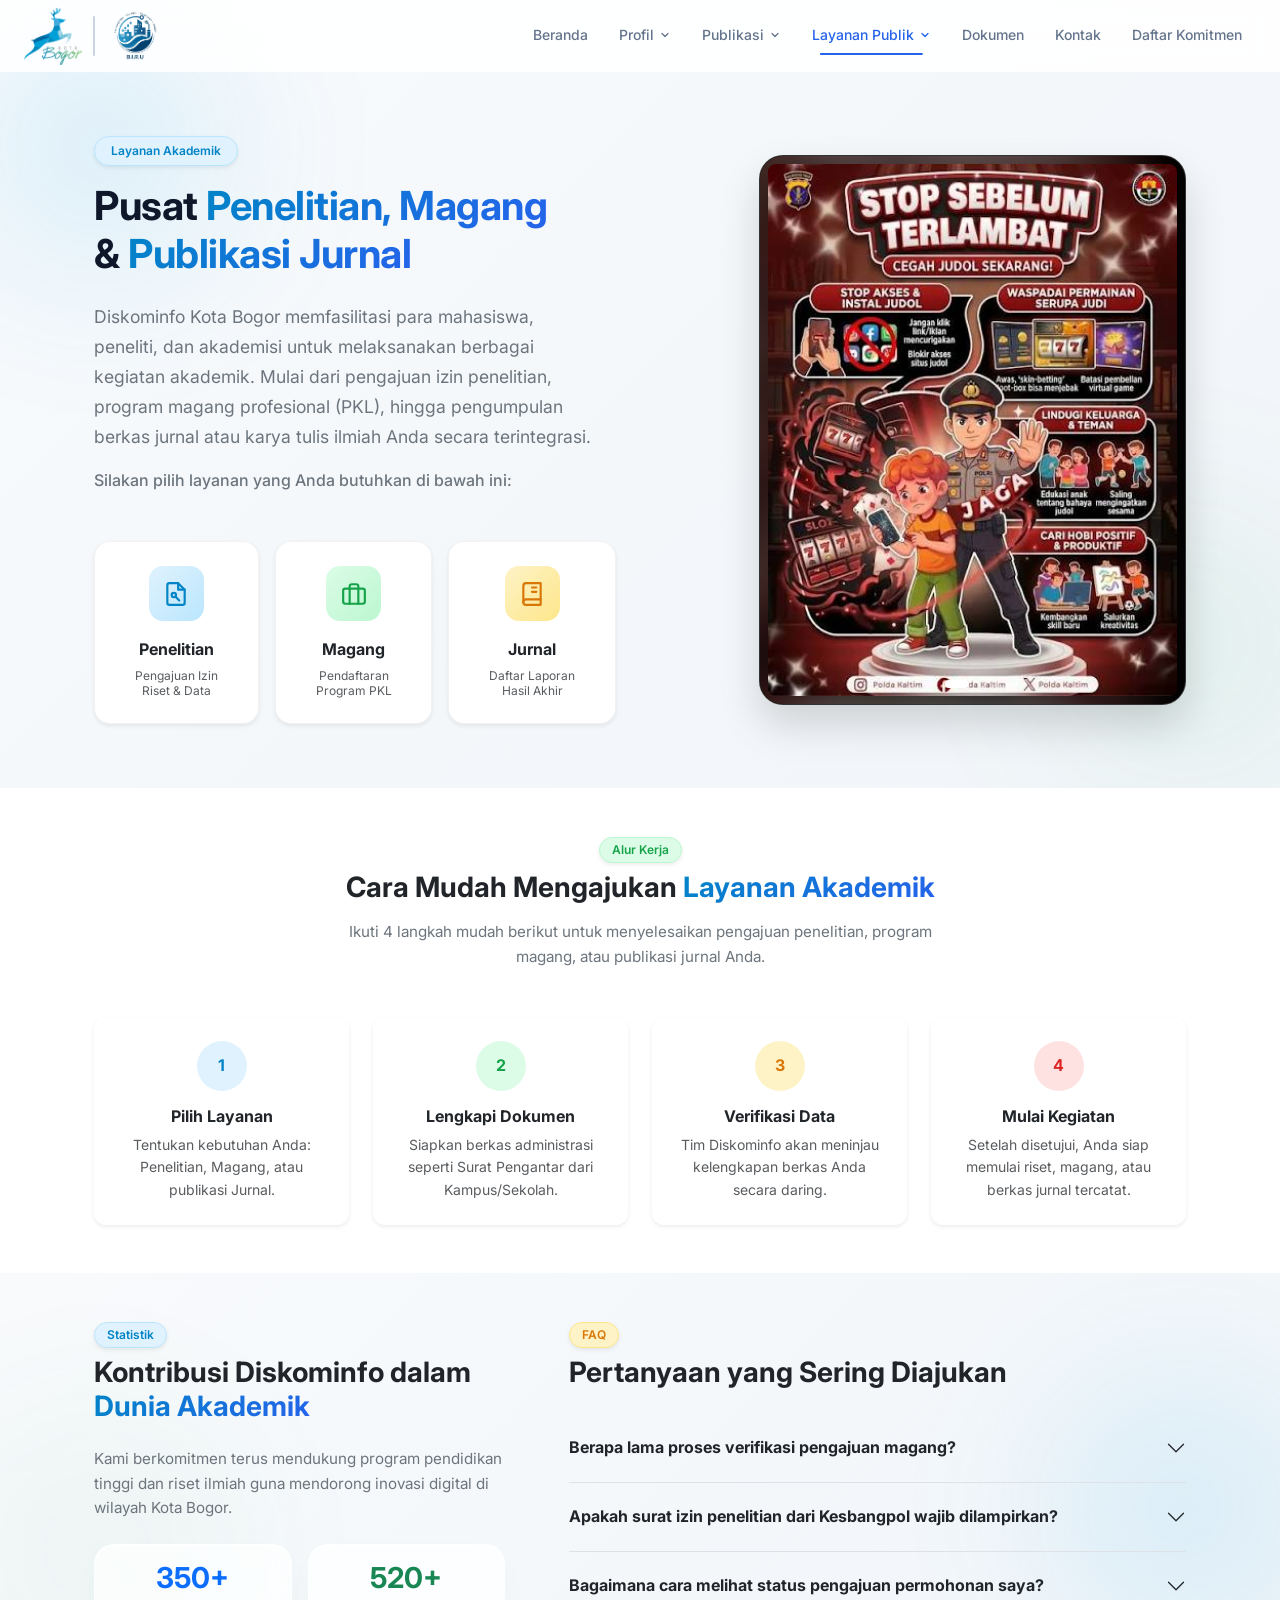
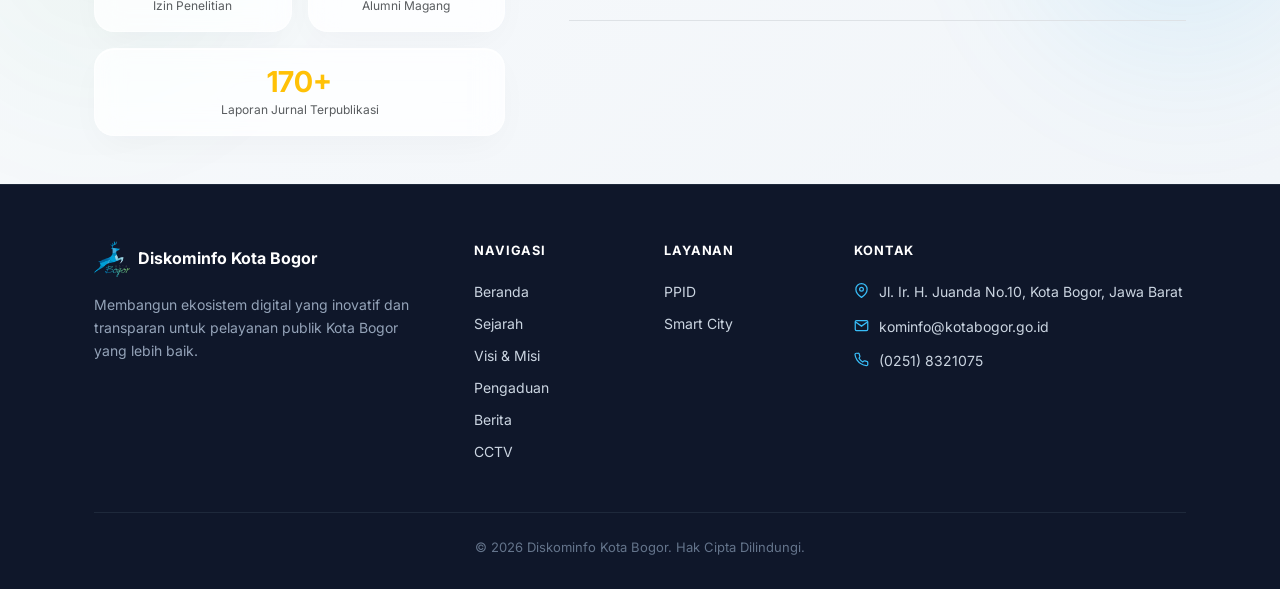
<file: index.html>
<!DOCTYPE html>
<html lang="id">
<head>
  <meta charset="UTF-8">
  <meta http-equiv="refresh" content="0; url=penelitian.html">
  <title>Redirecting...</title>
  <script>
    window.location.href = "penelitian.html";
  </script>
</head>
<body>
  <p>Mengarahkan ke halaman Beranda Penelitian... <a href="penelitian.html">Klik di sini jika tidak terarah otomatis</a>.</p>
</body>
</html>
</file>
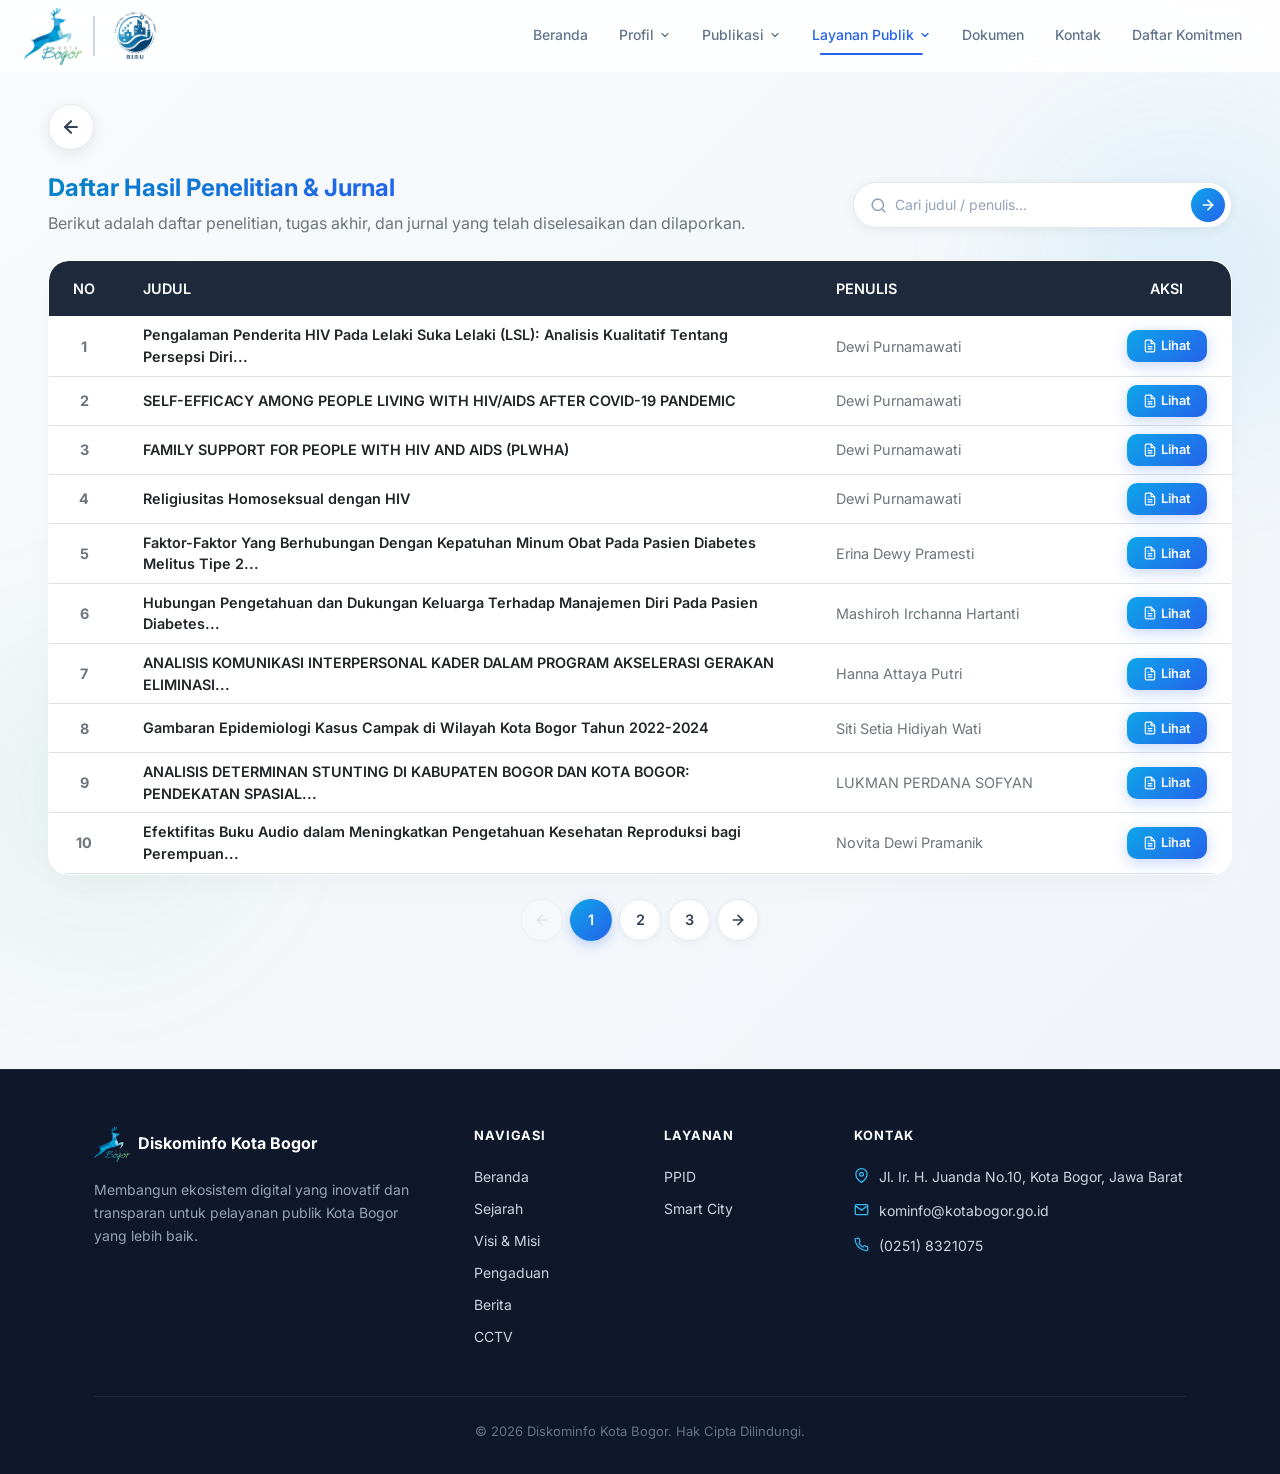
<file: daftar-jurnal.html>
<!DOCTYPE html>
<html lang="id">
<head>
  <meta charset="UTF-8">
  <meta name="viewport" content="width=device-width, initial-scale=1.0">
  <title>Daftar Jurnal & Penelitian — Diskominfo Kota Bogor</title>
  <meta name="description" content="Dinas Komunikasi dan Informatika Kota Bogor — Portal layanan digital, informasi publik, dan pengaduan masyarakat.">

  <link rel="preconnect" href="https://fonts.googleapis.com">
  <link rel="preconnect" href="https://fonts.gstatic.com" crossorigin>
  <link href="https://cdn.jsdelivr.net/npm/bootstrap@5.3.2/dist/css/bootstrap.min.css" rel="stylesheet">
  <link href="https://unpkg.com/aos@2.3.1/dist/aos.css" rel="stylesheet">
  <link rel="stylesheet" href="https://cdn.jsdelivr.net/npm/swiper@10/swiper-bundle.min.css" />
  <link rel="stylesheet" href="assets/css/app.css">
  
  <style>
    #journalsTable thead th {
      background-color: #1e293b !important;
      color: #ffffff !important;
      font-weight: 600;
      border: none;
    }
    /* Custom Pagination Styling */
    .pagination {
      gap: 8px;
    }
    .pagination .page-item .page-link {
      width: 42px;
      height: 42px;
      display: inline-flex;
      align-items: center;
      justify-content: center;
      border-radius: 50% !important;
      border: 1px solid var(--border) !important;
      color: var(--slate-700) !important;
      font-weight: 600;
      font-size: 0.9rem;
      transition: all 0.25s cubic-bezier(0.4, 0, 0.2, 1);
      box-shadow: 0 2px 8px rgba(15, 23, 42, 0.04) !important;
      background-color: var(--white) !important;
    }
    .pagination .page-item.active .page-link {
      background: linear-gradient(135deg, #0ea5e9 0%, #2563eb 100%) !important;
      color: var(--white) !important;
      border-color: transparent !important;
      box-shadow: 0 4px 12px rgba(37, 99, 235, 0.25) !important;
    }
    .pagination .page-item:not(.active):not(.disabled) .page-link:hover {
      background-color: var(--slate-100) !important;
      color: #0ea5e9 !important;
      transform: translateY(-2px);
      border-color: #bae6fd !important;
      box-shadow: 0 6px 12px rgba(14, 165, 233, 0.15) !important;
    }
    .pagination .page-item.disabled .page-link {
      opacity: 0.5;
      background-color: #f8fafc !important;
      color: var(--slate-300) !important;
      cursor: not-allowed;
      border-color: var(--border) !important;
    }
    /* Unified Search Bar */
    .search-bar-unified {
      display: flex;
      align-items: center;
      background: #ffffff;
      border: 1.5px solid #e2e8f0;
      border-radius: 999px;
      padding: 0.3rem 0.4rem 0.3rem 1rem;
      gap: 0.5rem;
      box-shadow: 0 2px 12px rgba(15, 23, 42, 0.06);
      transition: border-color 0.2s ease, box-shadow 0.2s ease;
    }
    .search-bar-unified:focus-within {
      border-color: #0ea5e9;
      box-shadow: 0 0 0 3px rgba(14, 165, 233, 0.12);
    }
    .search-bar-icon {
      color: #94a3b8;
      flex-shrink: 0;
    }
    .search-bar-unified input {
      border: none;
      outline: none;
      background: transparent;
      font-size: 0.875rem;
      color: #0f172a;
      width: 100%;
      padding: 0.25rem 0;
    }
    .search-bar-unified input::placeholder { color: #94a3b8; }
    .search-bar-unified button {
      flex-shrink: 0;
      width: 34px;
      height: 34px;
      border-radius: 50%;
      border: none;
      background: linear-gradient(135deg, #0ea5e9 0%, #2563eb 100%);
      color: #ffffff;
      display: flex;
      align-items: center;
      justify-content: center;
      cursor: pointer;
      transition: transform 0.2s ease, box-shadow 0.2s ease;
    }
    .search-bar-unified button:hover {
      transform: scale(1.08);
      box-shadow: 0 4px 12px rgba(37, 99, 235, 0.3);
    }
  </style>
</head>
<body>

<!-- ═══════════ NAVBAR ═══════════ -->
<header class="site-nav" id="siteNav"></header>

<!-- ═══════════ KONTEN UTAMA ═══════════ -->
<section class="section position-relative" style="min-height: 80vh; padding-top: 6rem; padding-bottom: 4rem; background: linear-gradient(135deg, #f8fafc 0%, #f1f5f9 100%);">
  <!-- Glowing Background Blobs -->
  <div class="bg-glowing-blob" style="top: 5%; right: -10%;"></div>
  <div class="bg-glowing-blob" style="bottom: 5%; left: -10%; background: radial-gradient(circle, rgba(22, 163, 74, 0.08) 0%, rgba(22, 163, 74, 0) 70%);"></div>

  <div class="container-fluid px-4 px-md-5 mt-2 position-relative" style="z-index: 1;">
    <div class="mb-4 btn-back-wrapper">
      <a href="penelitian.html" class="btn-back-round" title="Kembali ke Layanan Akademik">
        <svg width="20" height="20" viewBox="0 0 24 24" fill="none" stroke="currentColor" stroke-width="2.5" stroke-linecap="round" stroke-linejoin="round"><line x1="19" y1="12" x2="5" y2="12"></line><polyline points="12 19 5 12 12 5"></polyline></svg>
      </a>
    </div>
    <div class="row mb-4 align-items-center" data-aos="fade-up">
      <div class="col-md-8">
        <h4 class="fw-bold mb-2" style="color: #0369a1;"><span class="text-gradient">Daftar Hasil Penelitian & Jurnal</span></h4>
        <p class="text-secondary mb-0">Berikut adalah daftar penelitian, tugas akhir, dan jurnal yang telah diselesaikan dan dilaporkan.</p>
      </div>
      <div class="col-md-4 mt-3 mt-md-0 text-md-end">
        <div class="search-bar-unified">
          <svg class="search-bar-icon" width="17" height="17" viewBox="0 0 24 24" fill="none" stroke="currentColor" stroke-width="2.2" stroke-linecap="round" stroke-linejoin="round"><circle cx="11" cy="11" r="8"></circle><line x1="21" y1="21" x2="16.65" y2="16.65"></line></svg>
          <input type="text" id="searchField" placeholder="Cari judul / penulis..." onkeyup="searchJournals()">
          <button type="button" onclick="searchJournals()" title="Cari">
            <svg width="16" height="16" viewBox="0 0 24 24" fill="none" stroke="currentColor" stroke-width="2.5" stroke-linecap="round" stroke-linejoin="round"><line x1="5" y1="12" x2="19" y2="12"></line><polyline points="12 5 19 12 12 19"></polyline></svg>
          </button>
        </div>
      </div>
    </div>

    <div class="card glass-card border-0 shadow-lg" data-aos="fade-up" data-aos-delay="100" style="overflow: hidden;">
      <div class="card-body p-0" style="border-radius: inherit;">
        <div class="table-responsive" style="border-radius: inherit;">
          <table class="table table-hover align-middle mb-0" id="journalsTable" style="font-size: 0.9rem;">
            <thead>
              <tr>
                <th scope="col" class="py-3 px-4 text-center" style="width: 5%; border: none;">NO</th>
                <th scope="col" class="py-3 px-4" style="width: 60%; border: none;">JUDUL</th>
                <th scope="col" class="py-3 px-4" style="width: 25%; border: none;">PENULIS</th>
                <th scope="col" class="py-3 px-4 text-center" style="width: 10%; border: none;">AKSI</th>
              </tr>
            </thead>
            <tbody>
              <tr>
                <td class="text-center px-4 fw-bold text-secondary">1</td>
                <td class="px-4 fw-semibold text-dark" style="line-height: 1.5;">Pengalaman Penderita HIV Pada Lelaki Suka Lelaki (LSL): Analisis Kualitatif Tentang Persepsi Diri...</td>
                <td class="px-4 text-secondary">Dewi Purnamawati</td>
                <td class="px-4 text-center">
                  <button class="btn btn-premium-gradient btn-sm px-3 py-1.5 fw-bold shadow-sm d-inline-flex align-items-center" style="padding: 0.4rem 1rem !important; font-size: 0.8rem; border-radius: 8px;" onclick="alert('Abstrak dan dokumen lengkap belum tersedia secara publik. Silakan hubungi PPID Diskominfo.')">
                    <svg width="14" height="14" viewBox="0 0 24 24" fill="none" stroke="currentColor" stroke-width="2" class="me-1"><path d="M14 2H6a2 2 0 0 0-2 2v16a2 2 0 0 0 2 2h12a2 2 0 0 0 2-2V8z"></path><polyline points="14 2 14 8 20 8"></polyline><line x1="16" y1="13" x2="8" y2="13"></line><line x1="16" y1="17" x2="8" y2="17"></line><polyline points="10 9 9 9 8 9"></polyline></svg>
                    Lihat
                  </button>
                </td>
              </tr>
              <tr>
                <td class="text-center px-4 fw-bold text-secondary">2</td>
                <td class="px-4 fw-semibold text-dark" style="line-height: 1.5;">SELF-EFFICACY AMONG PEOPLE LIVING WITH HIV/AIDS AFTER COVID-19 PANDEMIC</td>
                <td class="px-4 text-secondary">Dewi Purnamawati</td>
                <td class="px-4 text-center">
                  <button class="btn btn-premium-gradient btn-sm px-3 py-1.5 fw-bold shadow-sm d-inline-flex align-items-center" style="padding: 0.4rem 1rem !important; font-size: 0.8rem; border-radius: 8px;" onclick="alert('Abstrak dan dokumen lengkap belum tersedia secara publik. Silakan hubungi PPID Diskominfo.')">
                    <svg width="14" height="14" viewBox="0 0 24 24" fill="none" stroke="currentColor" stroke-width="2" class="me-1"><path d="M14 2H6a2 2 0 0 0-2 2v16a2 2 0 0 0 2 2h12a2 2 0 0 0 2-2V8z"></path><polyline points="14 2 14 8 20 8"></polyline><line x1="16" y1="13" x2="8" y2="13"></line><line x1="16" y1="17" x2="8" y2="17"></line><polyline points="10 9 9 9 8 9"></polyline></svg>
                    Lihat
                  </button>
                </td>
              </tr>
              <tr>
                <td class="text-center px-4 fw-bold text-secondary">3</td>
                <td class="px-4 fw-semibold text-dark" style="line-height: 1.5;">FAMILY SUPPORT FOR PEOPLE WITH HIV AND AIDS (PLWHA)</td>
                <td class="px-4 text-secondary">Dewi Purnamawati</td>
                <td class="px-4 text-center">
                  <button class="btn btn-premium-gradient btn-sm px-3 py-1.5 fw-bold shadow-sm d-inline-flex align-items-center" style="padding: 0.4rem 1rem !important; font-size: 0.8rem; border-radius: 8px;" onclick="alert('Abstrak dan dokumen lengkap belum tersedia secara publik. Silakan hubungi PPID Diskominfo.')">
                    <svg width="14" height="14" viewBox="0 0 24 24" fill="none" stroke="currentColor" stroke-width="2" class="me-1"><path d="M14 2H6a2 2 0 0 0-2 2v16a2 2 0 0 0 2 2h12a2 2 0 0 0 2-2V8z"></path><polyline points="14 2 14 8 20 8"></polyline><line x1="16" y1="13" x2="8" y2="13"></line><line x1="16" y1="17" x2="8" y2="17"></line><polyline points="10 9 9 9 8 9"></polyline></svg>
                    Lihat
                  </button>
                </td>
              </tr>
              <tr>
                <td class="text-center px-4 fw-bold text-secondary">4</td>
                <td class="px-4 fw-semibold text-dark" style="line-height: 1.5;">Religiusitas Homoseksual dengan HIV</td>
                <td class="px-4 text-secondary">Dewi Purnamawati</td>
                <td class="px-4 text-center">
                  <button class="btn btn-premium-gradient btn-sm px-3 py-1.5 fw-bold shadow-sm d-inline-flex align-items-center" style="padding: 0.4rem 1rem !important; font-size: 0.8rem; border-radius: 8px;" onclick="alert('Abstrak dan dokumen lengkap belum tersedia secara publik. Silakan hubungi PPID Diskominfo.')">
                    <svg width="14" height="14" viewBox="0 0 24 24" fill="none" stroke="currentColor" stroke-width="2" class="me-1"><path d="M14 2H6a2 2 0 0 0-2 2v16a2 2 0 0 0 2 2h12a2 2 0 0 0 2-2V8z"></path><polyline points="14 2 14 8 20 8"></polyline><line x1="16" y1="13" x2="8" y2="13"></line><line x1="16" y1="17" x2="8" y2="17"></line><polyline points="10 9 9 9 8 9"></polyline></svg>
                    Lihat
                  </button>
                </td>
              </tr>
              <tr>
                <td class="text-center px-4 fw-bold text-secondary">5</td>
                <td class="px-4 fw-semibold text-dark" style="line-height: 1.5;">Faktor-Faktor Yang Berhubungan Dengan Kepatuhan Minum Obat Pada Pasien Diabetes Melitus Tipe 2...</td>
                <td class="px-4 text-secondary">Erina Dewy Pramesti</td>
                <td class="px-4 text-center">
                  <button class="btn btn-premium-gradient btn-sm px-3 py-1.5 fw-bold shadow-sm d-inline-flex align-items-center" style="padding: 0.4rem 1rem !important; font-size: 0.8rem; border-radius: 8px;" onclick="alert('Abstrak dan dokumen lengkap belum tersedia secara publik. Silakan hubungi PPID Diskominfo.')">
                    <svg width="14" height="14" viewBox="0 0 24 24" fill="none" stroke="currentColor" stroke-width="2" class="me-1"><path d="M14 2H6a2 2 0 0 0-2 2v16a2 2 0 0 0 2 2h12a2 2 0 0 0 2-2V8z"></path><polyline points="14 2 14 8 20 8"></polyline><line x1="16" y1="13" x2="8" y2="13"></line><line x1="16" y1="17" x2="8" y2="17"></line><polyline points="10 9 9 9 8 9"></polyline></svg>
                    Lihat
                  </button>
                </td>
              </tr>
              <tr>
                <td class="text-center px-4 fw-bold text-secondary">6</td>
                <td class="px-4 fw-semibold text-dark" style="line-height: 1.5;">Hubungan Pengetahuan dan Dukungan Keluarga Terhadap Manajemen Diri Pada Pasien Diabetes...</td>
                <td class="px-4 text-secondary">Mashiroh Irchanna Hartanti</td>
                <td class="px-4 text-center">
                  <button class="btn btn-premium-gradient btn-sm px-3 py-1.5 fw-bold shadow-sm d-inline-flex align-items-center" style="padding: 0.4rem 1rem !important; font-size: 0.8rem; border-radius: 8px;" onclick="alert('Abstrak dan dokumen lengkap belum tersedia secara publik. Silakan hubungi PPID Diskominfo.')">
                    <svg width="14" height="14" viewBox="0 0 24 24" fill="none" stroke="currentColor" stroke-width="2" class="me-1"><path d="M14 2H6a2 2 0 0 0-2 2v16a2 2 0 0 0 2 2h12a2 2 0 0 0 2-2V8z"></path><polyline points="14 2 14 8 20 8"></polyline><line x1="16" y1="13" x2="8" y2="13"></line><line x1="16" y1="17" x2="8" y2="17"></line><polyline points="10 9 9 9 8 9"></polyline></svg>
                    Lihat
                  </button>
                </td>
              </tr>
              <tr>
                <td class="text-center px-4 fw-bold text-secondary">7</td>
                <td class="px-4 fw-semibold text-dark" style="line-height: 1.5;">ANALISIS KOMUNIKASI INTERPERSONAL KADER DALAM PROGRAM AKSELERASI GERAKAN ELIMINASI...</td>
                <td class="px-4 text-secondary">Hanna Attaya Putri</td>
                <td class="px-4 text-center">
                  <button class="btn btn-premium-gradient btn-sm px-3 py-1.5 fw-bold shadow-sm d-inline-flex align-items-center" style="padding: 0.4rem 1rem !important; font-size: 0.8rem; border-radius: 8px;" onclick="alert('Abstrak dan dokumen lengkap belum tersedia secara publik. Silakan hubungi PPID Diskominfo.')">
                    <svg width="14" height="14" viewBox="0 0 24 24" fill="none" stroke="currentColor" stroke-width="2" class="me-1"><path d="M14 2H6a2 2 0 0 0-2 2v16a2 2 0 0 0 2 2h12a2 2 0 0 0 2-2V8z"></path><polyline points="14 2 14 8 20 8"></polyline><line x1="16" y1="13" x2="8" y2="13"></line><line x1="16" y1="17" x2="8" y2="17"></line><polyline points="10 9 9 9 8 9"></polyline></svg>
                    Lihat
                  </button>
                </td>
              </tr>
              <tr>
                <td class="text-center px-4 fw-bold text-secondary">8</td>
                <td class="px-4 fw-semibold text-dark" style="line-height: 1.5;">Gambaran Epidemiologi Kasus Campak di Wilayah Kota Bogor Tahun 2022-2024</td>
                <td class="px-4 text-secondary">Siti Setia Hidiyah Wati</td>
                <td class="px-4 text-center">
                  <button class="btn btn-premium-gradient btn-sm px-3 py-1.5 fw-bold shadow-sm d-inline-flex align-items-center" style="padding: 0.4rem 1rem !important; font-size: 0.8rem; border-radius: 8px;" onclick="alert('Abstrak dan dokumen lengkap belum tersedia secara publik. Silakan hubungi PPID Diskominfo.')">
                    <svg width="14" height="14" viewBox="0 0 24 24" fill="none" stroke="currentColor" stroke-width="2" class="me-1"><path d="M14 2H6a2 2 0 0 0-2 2v16a2 2 0 0 0 2 2h12a2 2 0 0 0 2-2V8z"></path><polyline points="14 2 14 8 20 8"></polyline><line x1="16" y1="13" x2="8" y2="13"></line><line x1="16" y1="17" x2="8" y2="17"></line><polyline points="10 9 9 9 8 9"></polyline></svg>
                    Lihat
                  </button>
                </td>
              </tr>
              <tr>
                <td class="text-center px-4 fw-bold text-secondary">9</td>
                <td class="px-4 fw-semibold text-dark" style="line-height: 1.5;">ANALISIS DETERMINAN STUNTING DI KABUPATEN BOGOR DAN KOTA BOGOR: PENDEKATAN SPASIAL...</td>
                <td class="px-4 text-secondary">LUKMAN PERDANA SOFYAN</td>
                <td class="px-4 text-center">
                  <button class="btn btn-premium-gradient btn-sm px-3 py-1.5 fw-bold shadow-sm d-inline-flex align-items-center" style="padding: 0.4rem 1rem !important; font-size: 0.8rem; border-radius: 8px;" onclick="alert('Abstrak dan dokumen lengkap belum tersedia secara publik. Silakan hubungi PPID Diskominfo.')">
                    <svg width="14" height="14" viewBox="0 0 24 24" fill="none" stroke="currentColor" stroke-width="2" class="me-1"><path d="M14 2H6a2 2 0 0 0-2 2v16a2 2 0 0 0 2 2h12a2 2 0 0 0 2-2V8z"></path><polyline points="14 2 14 8 20 8"></polyline><line x1="16" y1="13" x2="8" y2="13"></line><line x1="16" y1="17" x2="8" y2="17"></line><polyline points="10 9 9 9 8 9"></polyline></svg>
                    Lihat
                  </button>
                </td>
              </tr>
              <tr>
                <td class="text-center px-4 fw-bold text-secondary">10</td>
                <td class="px-4 fw-semibold text-dark" style="line-height: 1.5;">Efektifitas Buku Audio dalam Meningkatkan Pengetahuan Kesehatan Reproduksi bagi Perempuan...</td>
                <td class="px-4 text-secondary">Novita Dewi Pramanik</td>
                <td class="px-4 text-center">
                  <button class="btn btn-premium-gradient btn-sm px-3 py-1.5 fw-bold shadow-sm d-inline-flex align-items-center" style="padding: 0.4rem 1rem !important; font-size: 0.8rem; border-radius: 8px;" onclick="alert('Abstrak dan dokumen lengkap belum tersedia secara publik. Silakan hubungi PPID Diskominfo.')">
                    <svg width="14" height="14" viewBox="0 0 24 24" fill="none" stroke="currentColor" stroke-width="2" class="me-1"><path d="M14 2H6a2 2 0 0 0-2 2v16a2 2 0 0 0 2 2h12a2 2 0 0 0 2-2V8z"></path><polyline points="14 2 14 8 20 8"></polyline><line x1="16" y1="13" x2="8" y2="13"></line><line x1="16" y1="17" x2="8" y2="17"></line><polyline points="10 9 9 9 8 9"></polyline></svg>
                    Lihat
                  </button>
                </td>
              </tr>
            </tbody>
          </table>
        </div>
      </div>
    </div>

    <!-- Paginasi -->
    <nav aria-label="Page navigation" class="mt-4 pb-5" data-aos="fade-up">
      <ul class="pagination justify-content-center">
        <li class="page-item disabled">
          <a class="page-link border-0" href="#" aria-label="Sebelumnya" title="Sebelumnya">
            <svg width="18" height="18" viewBox="0 0 24 24" fill="none" stroke="currentColor" stroke-width="2.5" stroke-linecap="round" stroke-linejoin="round"><line x1="19" y1="12" x2="5" y2="12"></line><polyline points="12 19 5 12 12 5"></polyline></svg>
          </a>
        </li>
        <li class="page-item active"><a class="page-link border-0" href="#">1</a></li>
        <li class="page-item"><a class="page-link border-0" href="#">2</a></li>
        <li class="page-item"><a class="page-link border-0" href="#">3</a></li>
        <li class="page-item">
          <a class="page-link border-0" href="#" aria-label="Selanjutnya" title="Selanjutnya">
            <svg width="18" height="18" viewBox="0 0 24 24" fill="none" stroke="currentColor" stroke-width="2.5" stroke-linecap="round" stroke-linejoin="round"><line x1="5" y1="12" x2="19" y2="12"></line><polyline points="12 5 19 12 12 19"></polyline></svg>
          </a>
        </li>
      </ul>
    </nav>
    
  </div>
</section>

<!-- ═══════════ FOOTER ═══════════ -->
<footer class="site-footer">
  <div class="container">
    <div class="row g-5">

      <!-- Brand -->
      <div class="col-lg-4">
        <div class="footer-brand d-flex align-items-center gap-2 mb-3">
          <img src="images/kominfo.jpg" alt="Logo" class="rounded-2">
          <strong>Diskominfo Kota Bogor</strong>
        </div>
        <p class="footer-desc">Membangun ekosistem digital yang inovatif dan transparan untuk pelayanan publik Kota Bogor yang lebih baik.</p>
      </div>

      <!-- Navigasi -->
      <div class="col-sm-6 col-lg-2">
        <p class="footer-heading">Navigasi</p>
        <div class="footer-links">
          <a href="index.php">Beranda</a>
          <a href="sejarah.php">Sejarah</a>
          <a href="visi-misi.php">Visi &amp; Misi</a>
          <a href="laporan.php">Pengaduan</a>
          <a href="berita.php">Berita</a>
          <a href="cctv.php">CCTV</a>
        </div>
      </div>

      <!-- Layanan -->
      <div class="col-sm-6 col-lg-2">
        <p class="footer-heading">Layanan</p>
        <div class="footer-links">
          <a href="https://ppid.kotabogor.go.id" target="_blank">PPID</a>
          <a href="https://smartcity.kotabogor.go.id" target="_blank">Smart City</a>
        </div>
      </div>

      <!-- Kontak -->
      <div class="col-lg-4">
        <p class="footer-heading">Kontak</p>
        <div class="footer-contact">
          <div class="footer-contact-item">
            <svg width="15" height="15" viewBox="0 0 24 24" fill="none" stroke="currentColor" stroke-width="2"><path d="M21 10c0 7-9 13-9 13s-9-6-9-13a9 9 0 0 1 18 0z"/><circle cx="12" cy="10" r="3"/></svg>
            <span>Jl. Ir. H. Juanda No.10, Kota Bogor, Jawa Barat</span>
          </div>
          <div class="footer-contact-item">
            <svg width="15" height="15" viewBox="0 0 24 24" fill="none" stroke="currentColor" stroke-width="2"><path d="M4 4h16c1.1 0 2 .9 2 2v12c0 1.1-.9 2-2 2H4c-1.1 0-2-.9-2-2V6c0-1.1.9-2 2-2z"/><polyline points="22,6 12,13 2,6"/></svg>
            <span>kominfo@kotabogor.go.id</span>
          </div>
          <div class="footer-contact-item">
            <svg width="15" height="15" viewBox="0 0 24 24" fill="none" stroke="currentColor" stroke-width="2"><path d="M22 16.92v3a2 2 0 0 1-2.18 2 19.79 19.79 0 0 1-8.63-3.07A19.5 19.5 0 0 1 4.69 12.7 19.79 19.79 0 0 1 1.62 4.07 2 2 0 0 1 3.6 2h3a2 2 0 0 1 2 1.72c.127.96.361 1.903.7 2.81a2 2 0 0 1-.45 2.11L8.09 9.91a16 16 0 0 0 6 6l1.27-1.27a2 2 0 0 1 2.11-.45c.907.339 1.85.573 2.81.7A2 2 0 0 1 22 16.92z"/></svg>
            <span>(0251) 8321075</span>
          </div>
        </div>
      </div>

    </div>

    <div class="footer-bottom">
      &copy; 2026 Diskominfo Kota Bogor. Hak Cipta Dilindungi.
    </div>
  </div>
</footer>

<!-- Scripts -->
<script src="https://cdn.jsdelivr.net/npm/bootstrap@5.3.2/dist/js/bootstrap.bundle.min.js"></script>
<script src="https://unpkg.com/aos@2.3.1/dist/aos.js"></script>
<script src="https://cdn.jsdelivr.net/npm/swiper@10/swiper-bundle.min.js"></script>
<script src="assets/js/main.js"></script>
<script src="assets/js/navbar.js"></script>
<script>
  AOS.init({ once: true, duration: 560, offset: 30, easing: 'ease-out-cubic' });

  function searchJournals() {
    const input = document.getElementById('searchField').value.toLowerCase();
    const table = document.getElementById('journalsTable');
    const trs = table.getElementsByTagName('tbody')[0].getElementsByTagName('tr');

    for (let i = 0; i < trs.length; i++) {
      const titleTd = trs[i].getElementsByTagName('td')[1];
      const authorTd = trs[i].getElementsByTagName('td')[2];
      if (titleTd && authorTd) {
        const titleText = titleTd.textContent || titleTd.innerText;
        const authorText = authorTd.textContent || authorTd.innerText;
        if (titleText.toLowerCase().indexOf(input) > -1 || authorText.toLowerCase().indexOf(input) > -1) {
          trs[i].style.display = "";
        } else {
          trs[i].style.display = "none";
        }
      }
    }
  }
</script>
</body>
</html>
</file>
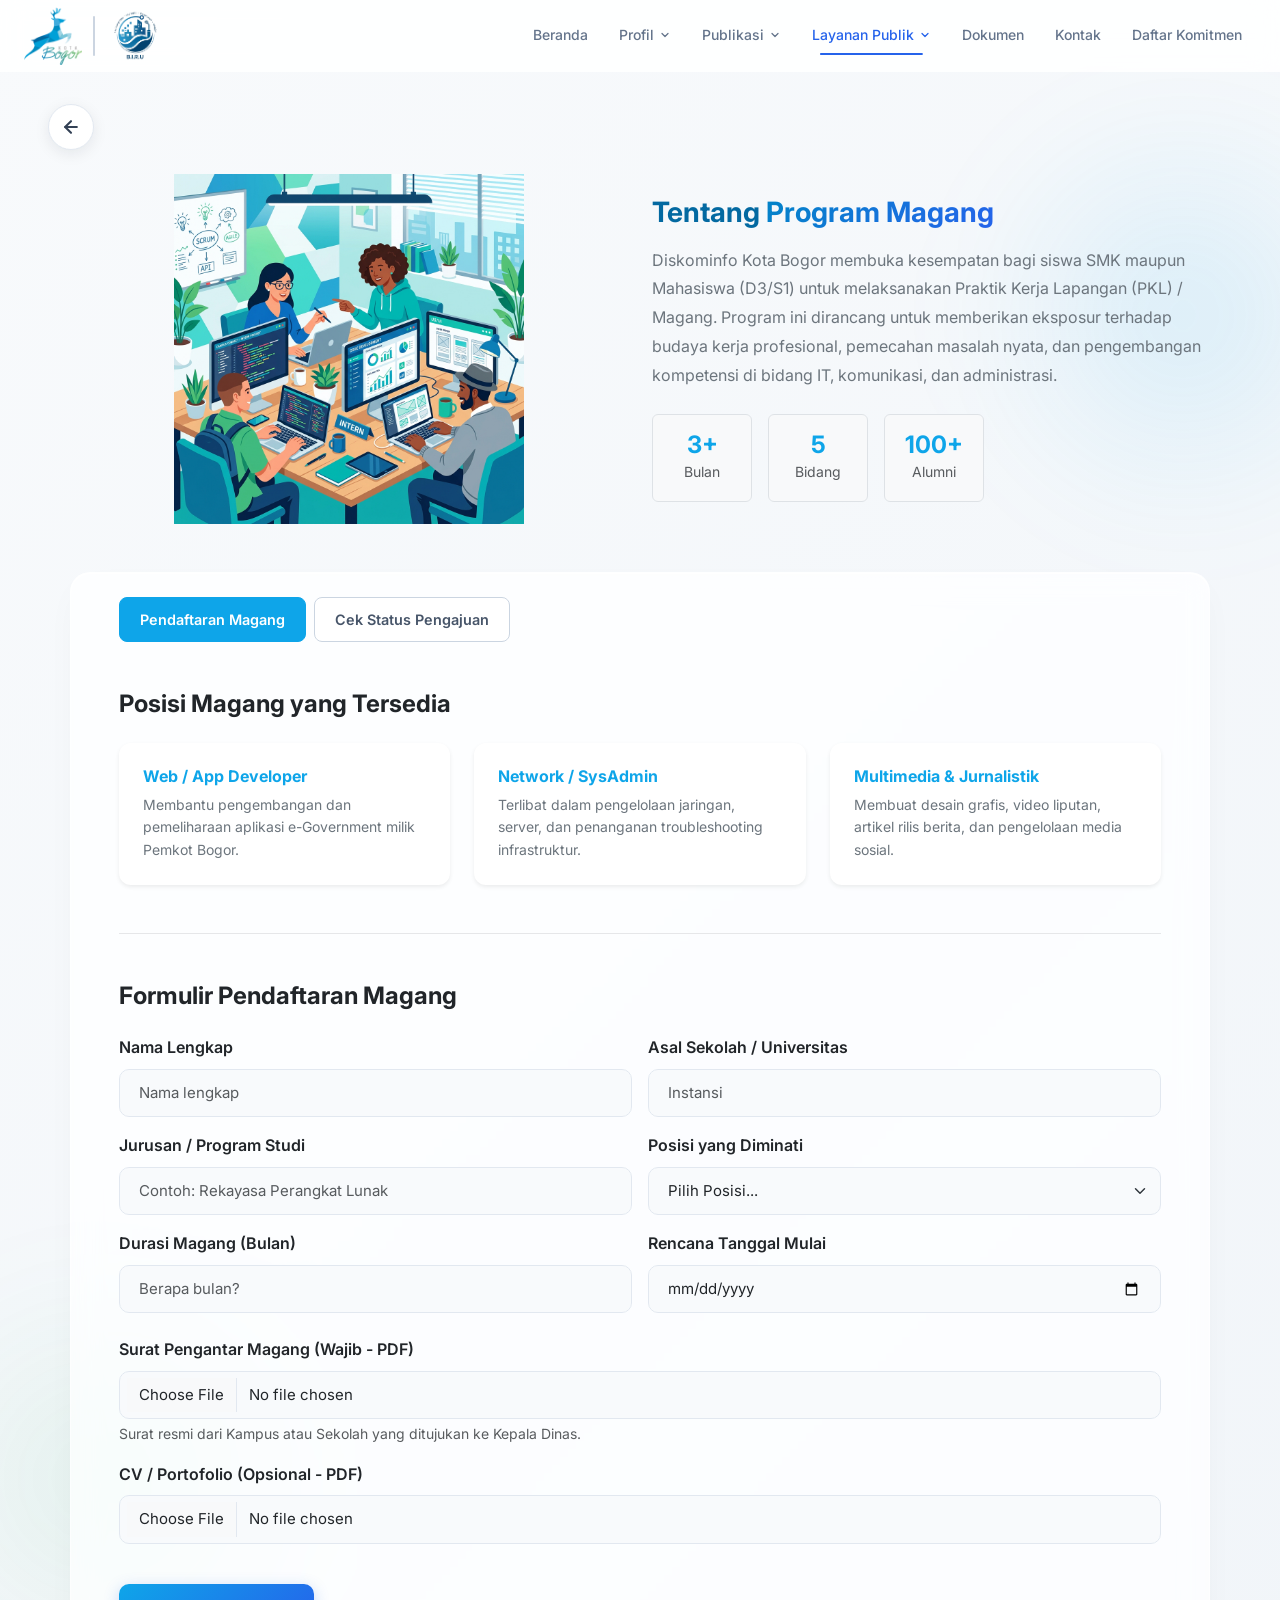
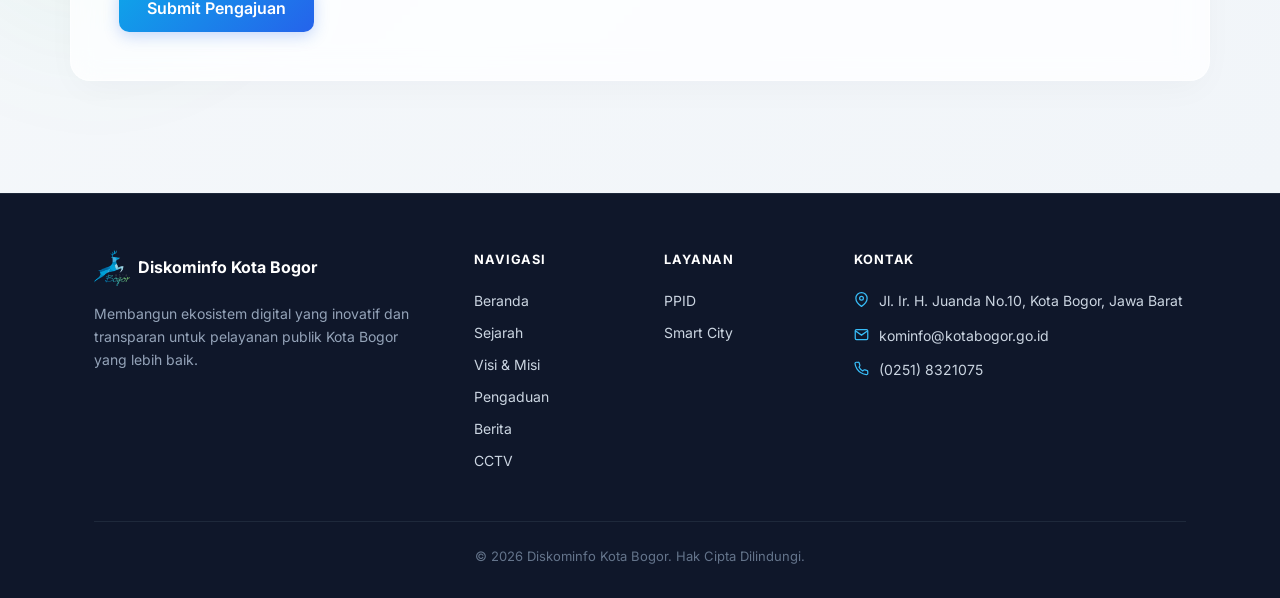
<file: magang.html>
<!DOCTYPE html>
<html lang="id">
<head>
  <meta charset="UTF-8">
  <meta name="viewport" content="width=device-width, initial-scale=1.0">
  <title>Informasi Magang (PKL) — Diskominfo Kota Bogor</title>
  <meta name="description" content="Dinas Komunikasi dan Informatika Kota Bogor — Portal layanan digital, informasi publik, dan pengaduan masyarakat.">

  <link rel="preconnect" href="https://fonts.googleapis.com">
  <link rel="preconnect" href="https://fonts.gstatic.com" crossorigin>
  <link href="https://cdn.jsdelivr.net/npm/bootstrap@5.3.2/dist/css/bootstrap.min.css" rel="stylesheet">
  <link href="https://unpkg.com/aos@2.3.1/dist/aos.css" rel="stylesheet">
  <link rel="stylesheet" href="https://cdn.jsdelivr.net/npm/swiper@10/swiper-bundle.min.css" />
  <link rel="stylesheet" href="assets/css/app.css">
  

</head>
<body>

<!-- ═══════════ NAVBAR ═══════════ -->
<header class="site-nav" id="siteNav"></header>

<!-- ═══════════ KONTEN UTAMA ═══════════ -->
<section class="section position-relative" style="padding-top: 6rem; padding-bottom: 4rem; background: linear-gradient(135deg, #f8fafc 0%, #f1f5f9 100%);">
  <!-- Glowing Background Blobs -->
  <div class="bg-glowing-blob" style="top: 5%; right: -10%;"></div>
  <div class="bg-glowing-blob" style="bottom: 5%; left: -10%; background: radial-gradient(circle, rgba(22, 163, 74, 0.08) 0%, rgba(22, 163, 74, 0) 70%);"></div>

  <!-- Container utama pembungkus seluruh konten agar tombol back ter-render dalam konteks sticky yang tinggi -->
  <div class="container-fluid px-4 px-md-5 mt-2 position-relative" style="z-index: 1;">
    <div class="mb-4 btn-back-wrapper">
      <a href="penelitian.html" class="btn-back-round" title="Kembali ke Layanan Akademik">
        <svg width="20" height="20" viewBox="0 0 24 24" fill="none" stroke="currentColor" stroke-width="2.5" stroke-linecap="round" stroke-linejoin="round"><line x1="19" y1="12" x2="5" y2="12"></line><polyline points="12 19 5 12 12 5"></polyline></svg>
      </a>
    </div>

    <!-- Konten Utama dihimpun dalam kontainer tengah standar -->
    <div class="container px-0">

    <!-- Info Singkat Magang (Selalu Terlihat di Atas) -->
    <div class="row align-items-center mb-5 mt-3" data-aos="fade-up">
      <div class="col-md-6 mb-4 mb-md-0">
        <img src="images/internship.png" alt="Magang Diskominfo" class="img-fluid rounded-4" style="object-fit: contain; width: 100%; max-height: 350px;">
      </div>
      <div class="col-md-6">
        <h3 class="mb-3 fw-bold" style="color: #0369a1;">Tentang <span class="text-gradient">Program Magang</span></h3>
        <p class="text-secondary" style="line-height: 1.8;">
          Diskominfo Kota Bogor membuka kesempatan bagi siswa SMK maupun Mahasiswa (D3/S1) untuk melaksanakan Praktik Kerja Lapangan (PKL) / Magang. Program ini dirancang untuk memberikan eksposur terhadap budaya kerja profesional, pemecahan masalah nyata, dan pengembangan kompetensi di bidang IT, komunikasi, dan administrasi.
        </p>
        <div class="d-flex align-items-center gap-3 mt-4">
          <div class="bg-light p-3 rounded text-center border" style="width: 100px;">
            <h4 class="fw-bold mb-0" style="color: #0ea5e9;">3+</h4>
            <small class="text-muted">Bulan</small>
          </div>
          <div class="bg-light p-3 rounded text-center border" style="width: 100px;">
            <h4 class="fw-bold mb-0" style="color: #0ea5e9;">5</h4>
            <small class="text-muted">Bidang</small>
          </div>
          <div class="bg-light p-3 rounded text-center border" style="width: 100px;">
            <h4 class="fw-bold mb-0" style="color: #0ea5e9;">100+</h4>
            <small class="text-muted">Alumni</small>
          </div>
        </div>
      </div>
    </div>

    <!-- CARD UTAMA LAYANAN (Berisi Tabs & Form) -->
    <div class="card glass-card shadow-lg border-0 mb-5" style="border-radius: 1.5rem; overflow: hidden;" data-aos="fade-up">
      <div class="card-header bg-transparent border-0 pt-4 px-4 px-md-5 pb-0">
        <!-- TABS NAVIGASI DI DALAM CARD -->
        <ul class="nav nav-pills gap-2 custom-nav-pills" id="magangTabs" role="tablist">
          <li class="nav-item" role="presentation">
            <button class="nav-link active" id="pengajuan-tab" data-bs-toggle="pill" data-bs-target="#pengajuan" type="button" role="tab">Pendaftaran Magang</button>
          </li>
          <li class="nav-item" role="presentation">
            <button class="nav-link" id="status-tab" data-bs-toggle="pill" data-bs-target="#status" type="button" role="tab">Cek Status Pengajuan</button>
          </li>
        </ul>
      </div>

      <div class="card-body p-4 p-md-5 pt-3">
        <div class="tab-content" id="magangTabsContent">
          
          <!-- TAB 1: PENGAJUAN MAGANG -->
          <div class="tab-pane fade show active" id="pengajuan" role="tabpanel">
            <h4 class="mb-4 fw-bold text-dark">Posisi Magang yang Tersedia</h4>
            
            <div class="row g-4 mb-4">
              <div class="col-md-4">
                <div class="p-4 hover-glow-card h-100 border-0 shadow-sm">
                  <h6 class="fw-bold mb-2" style="color: #0ea5e9;">Web / App Developer</h6>
                  <p class="small text-secondary mb-0">Membantu pengembangan dan pemeliharaan aplikasi e-Government milik Pemkot Bogor.</p>
                </div>
              </div>
              <div class="col-md-4">
                <div class="p-4 hover-glow-card h-100 border-0 shadow-sm">
                  <h6 class="fw-bold mb-2" style="color: #0ea5e9;">Network / SysAdmin</h6>
                  <p class="small text-secondary mb-0">Terlibat dalam pengelolaan jaringan, server, dan penanganan troubleshooting infrastruktur.</p>
                </div>
              </div>
              <div class="col-md-4">
                <div class="p-4 hover-glow-card h-100 border-0 shadow-sm">
                  <h6 class="fw-bold mb-2" style="color: #0ea5e9;">Multimedia & Jurnalistik</h6>
                  <p class="small text-secondary mb-0">Membuat desain grafis, video liputan, artikel rilis berita, dan pengelolaan media sosial.</p>
                </div>
              </div>
            </div>

            <hr class="my-5" style="opacity: 0.1;">

            <h4 class="mb-4 fw-bold">Formulir Pendaftaran Magang</h4>
            
            <form action="#" method="POST" enctype="multipart/form-data">
              <div class="row g-3">
                <div class="col-md-6">
                  <label class="form-label fw-semibold">Nama Lengkap</label>
                  <input type="text" class="form-control form-control-premium" placeholder="Nama lengkap" required>
                </div>
                <div class="col-md-6">
                  <label class="form-label fw-semibold">Asal Sekolah / Universitas</label>
                  <input type="text" class="form-control form-control-premium" placeholder="Instansi" required>
                </div>
                <div class="col-md-6">
                  <label class="form-label fw-semibold">Jurusan / Program Studi</label>
                  <input type="text" class="form-control form-control-premium" placeholder="Contoh: Rekayasa Perangkat Lunak" required>
                </div>
                <div class="col-md-6">
                  <label class="form-label fw-semibold">Posisi yang Diminati</label>
                  <select class="form-select form-control-premium" required>
                    <option value="" selected disabled>Pilih Posisi...</option>
                    <option value="developer">Web / App Developer</option>
                    <option value="network">Network / SysAdmin</option>
                    <option value="multimedia">Multimedia & Jurnalistik</option>
                    <option value="admin">Administrasi & Kesekretariatan</option>
                  </select>
                </div>
                <div class="col-md-6">
                  <label class="form-label fw-semibold">Durasi Magang (Bulan)</label>
                  <input type="number" class="form-control form-control-premium" min="1" max="6" placeholder="Berapa bulan?" required>
                </div>
                <div class="col-md-6">
                  <label class="form-label fw-semibold">Rencana Tanggal Mulai</label>
                  <input type="date" class="form-control form-control-premium" required>
                </div>
                
                <div class="col-12 mt-4">
                  <label class="form-label fw-semibold">Surat Pengantar Magang (Wajib - PDF)</label>
                  <input class="form-control form-control-premium" type="file" accept=".pdf" required>
                  <div class="form-text">Surat resmi dari Kampus atau Sekolah yang ditujukan ke Kepala Dinas.</div>
                </div>
                
                <div class="col-12 mb-3">
                  <label class="form-label fw-semibold">CV / Portofolio (Opsional - PDF)</label>
                  <input class="form-control form-control-premium" type="file" accept=".pdf">
                </div>
              </div>

              <div class="mt-4">
                <button type="button" class="btn btn-premium-gradient px-5 py-2.5" onclick="submitMagang()">Submit Pengajuan</button>
              </div>
            </form>

          </div>

          <!-- TAB 2: STATUS PENGAJUAN -->
          <div class="tab-pane fade" id="status" role="tabpanel">
            <h4 class="fw-bold mb-4 text-dark">Status Pengajuan Magang</h4>
            
            <div class="row g-4">
              <!-- Kolom Form (Kiri) -->
              <div class="col-lg-7 order-2 order-lg-1">
                <form>
                  <div class="mb-4">
                    <label class="form-label fw-bold text-secondary small">Masukkan Nomor Tiket</label>
                    <input type="text" class="form-control form-control-lg form-control-premium" placeholder="Contoh: TKT-12345" required>
                  </div>
                  <button type="button" class="btn btn-premium-gradient px-4 py-2.5" onclick="checkStatusMock()">Verifikasi</button>
                </form>
              </div>

              <!-- Kolom Info (Kanan) -->
              <div class="col-lg-5 order-1 order-lg-2">
                <div class="alert-premium-warning">
                  <h5>Informasi Penting!</h5>
                  <ol class="ps-3 text-secondary small" style="line-height: 1.8;">
                    <li class="mb-2">Masukkan <strong>Nomor Tiket</strong> yang didapatkan saat melakukan permohonan magang yang dikirimkan ke alamat email anda.</li>
                    <li>Jika di inbox tidak ditemukan email balasan terkait nomor tiket, silahkan cek folder spam pada email anda.</li>
                  </ol>
                  
                  <div class="text-center mt-4">
                    <!-- Illustration Image Mockup (Using a relatable existing image) -->
                    <img src="images/internship.png" alt="Ilustrasi Magang" class="img-fluid rounded-4" style="max-height: 200px; object-fit: contain;">
                  </div>
                </div>
              </div>
            </div>
          </div>

        </div>
      </div>
    </div> <!-- Close of nested container -->
  </div> <!-- Close of outer container-fluid -->
</section>

<!-- ═══════════ FOOTER ═══════════ -->
<footer class="site-footer">
  <div class="container">
    <div class="row g-5">

      <!-- Brand -->
      <div class="col-lg-4">
        <div class="footer-brand d-flex align-items-center gap-2 mb-3">
          <img src="images/kominfo.jpg" alt="Logo" class="rounded-2">
          <strong>Diskominfo Kota Bogor</strong>
        </div>
        <p class="footer-desc">Membangun ekosistem digital yang inovatif dan transparan untuk pelayanan publik Kota Bogor yang lebih baik.</p>
      </div>

      <!-- Navigasi -->
      <div class="col-sm-6 col-lg-2">
        <p class="footer-heading">Navigasi</p>
        <div class="footer-links">
          <a href="index.php">Beranda</a>
          <a href="sejarah.php">Sejarah</a>
          <a href="visi-misi.php">Visi &amp; Misi</a>
          <a href="laporan.php">Pengaduan</a>
          <a href="berita.php">Berita</a>
          <a href="cctv.php">CCTV</a>
        </div>
      </div>

      <!-- Layanan -->
      <div class="col-sm-6 col-lg-2">
        <p class="footer-heading">Layanan</p>
        <div class="footer-links">
          <a href="https://ppid.kotabogor.go.id" target="_blank">PPID</a>
          <a href="https://smartcity.kotabogor.go.id" target="_blank">Smart City</a>
        </div>
      </div>

      <!-- Kontak -->
      <div class="col-lg-4">
        <p class="footer-heading">Kontak</p>
        <div class="footer-contact">
          <div class="footer-contact-item">
            <svg width="15" height="15" viewBox="0 0 24 24" fill="none" stroke="currentColor" stroke-width="2"><path d="M21 10c0 7-9 13-9 13s-9-6-9-13a9 9 0 0 1 18 0z"/><circle cx="12" cy="10" r="3"/></svg>
            <span>Jl. Ir. H. Juanda No.10, Kota Bogor, Jawa Barat</span>
          </div>
          <div class="footer-contact-item">
            <svg width="15" height="15" viewBox="0 0 24 24" fill="none" stroke="currentColor" stroke-width="2"><path d="M4 4h16c1.1 0 2 .9 2 2v12c0 1.1-.9 2-2 2H4c-1.1 0-2-.9-2-2V6c0-1.1.9-2 2-2z"/><polyline points="22,6 12,13 2,6"/></svg>
            <span>kominfo@kotabogor.go.id</span>
          </div>
          <div class="footer-contact-item">
            <svg width="15" height="15" viewBox="0 0 24 24" fill="none" stroke="currentColor" stroke-width="2"><path d="M22 16.92v3a2 2 0 0 1-2.18 2 19.79 19.79 0 0 1-8.63-3.07A19.5 19.5 0 0 1 4.69 12.7 19.79 19.79 0 0 1 1.62 4.07 2 2 0 0 1 3.6 2h3a2 2 0 0 1 2 1.72c.127.96.361 1.903.7 2.81a2 2 0 0 1-.45 2.11L8.09 9.91a16 16 0 0 0 6 6l1.27-1.27a2 2 0 0 1 2.11-.45c.907.339 1.85.573 2.81.7A2 2 0 0 1 22 16.92z"/></svg>
            <span>(0251) 8321075</span>
          </div>
        </div>
      </div>

    </div>

    <div class="footer-bottom">
      &copy; 2026 Diskominfo Kota Bogor. Hak Cipta Dilindungi.
    </div>
  </div>
</footer>

<!-- Scripts -->
<script src="https://cdn.jsdelivr.net/npm/bootstrap@5.3.2/dist/js/bootstrap.bundle.min.js"></script>
<script src="https://unpkg.com/aos@2.3.1/dist/aos.js"></script>
<script src="https://cdn.jsdelivr.net/npm/swiper@10/swiper-bundle.min.js"></script>
<script src="assets/js/main.js"></script>
<script src="assets/js/navbar.js"></script>
<script>
  AOS.init({ once: true, duration: 560, offset: 30, easing: 'ease-out-cubic' });

  function submitMagang() {
    const form = document.querySelector('#pengajuan form');
    if (form.checkValidity()) {
      alert("Permohonan magang Anda telah terkirim! Silakan periksa email Anda untuk Nomor Tiket.");
      window.location.reload();
    } else {
      form.reportValidity();
    }
  }
  function checkStatusMock() {
    alert("Status Pengajuan Magang: Sedang dalam proses peninjauan oleh tim SDM.");
  }
</script>
</body>
</html>
</file>
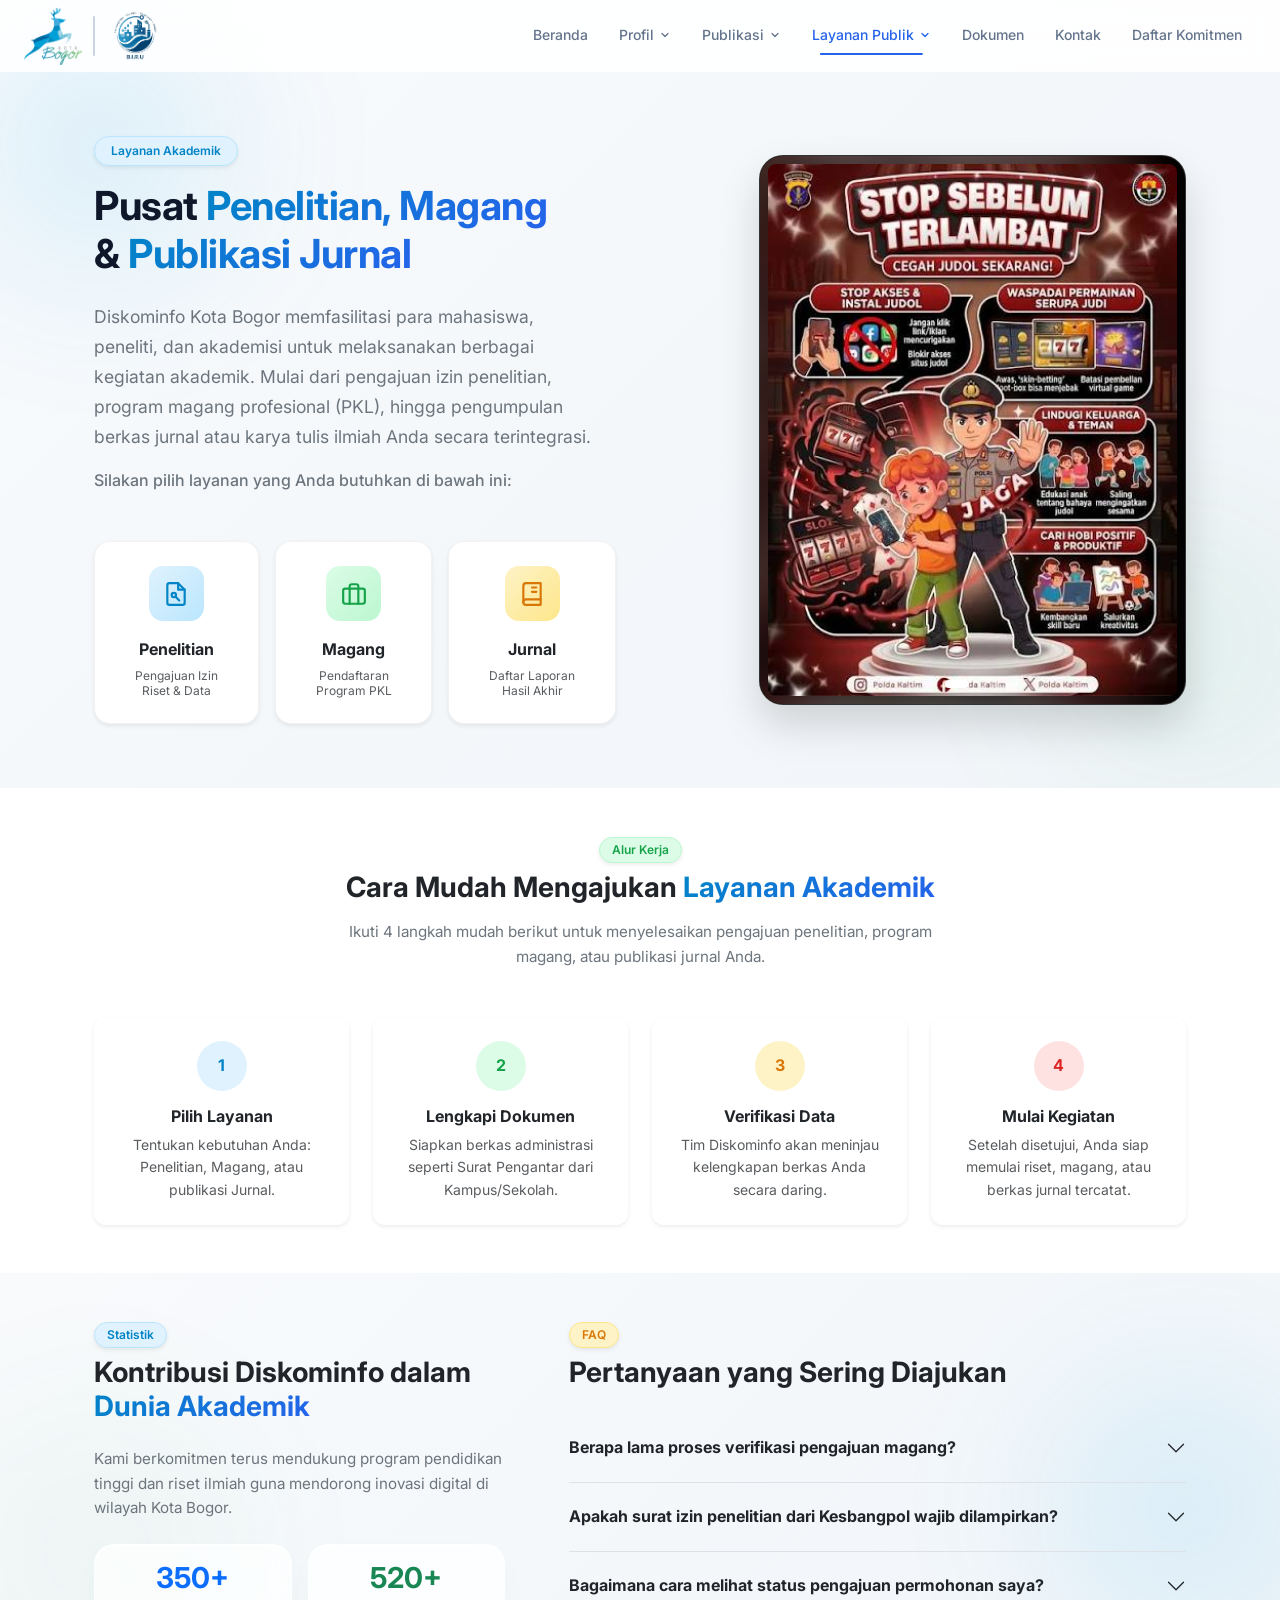
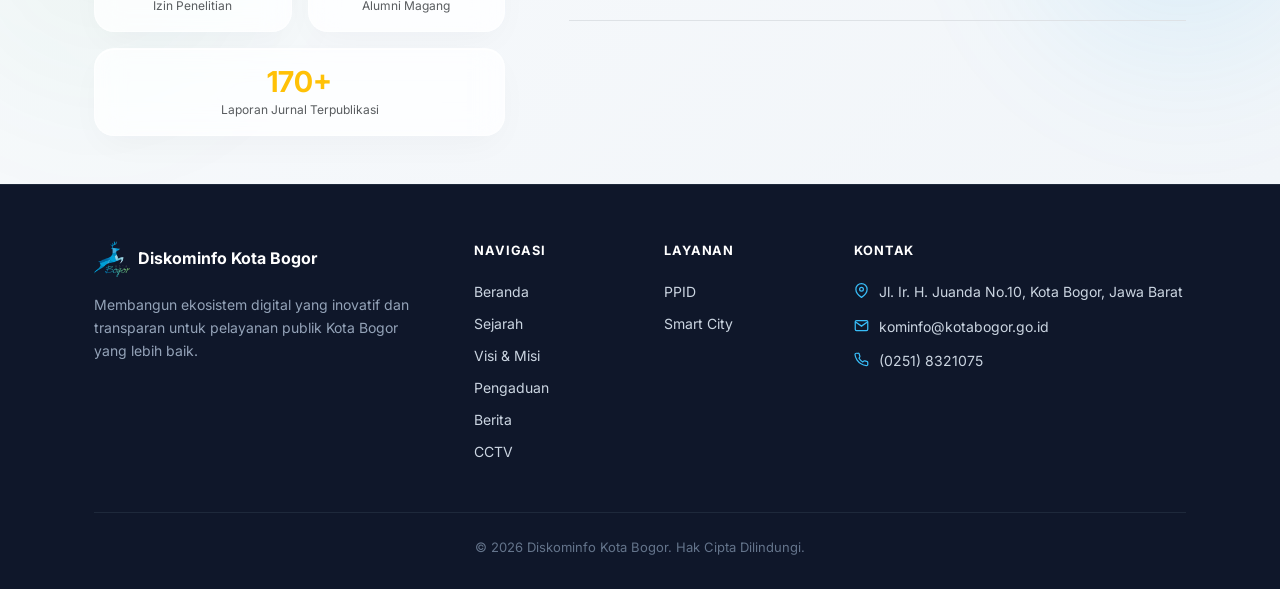
<file: penelitian.html>
<!DOCTYPE html>
<html lang="id">
<head>
  <meta charset="UTF-8">
  <meta name="viewport" content="width=device-width, initial-scale=1.0">
  <title>Informasi Penelitian & Jurnal — Diskominfo Kota Bogor</title>
  <meta name="description" content="Dinas Komunikasi dan Informatika Kota Bogor — Portal layanan digital, informasi publik, dan pengaduan masyarakat.">

  <link rel="preconnect" href="https://fonts.googleapis.com">
  <link rel="preconnect" href="https://fonts.gstatic.com" crossorigin>
  <link href="https://cdn.jsdelivr.net/npm/bootstrap@5.3.2/dist/css/bootstrap.min.css" rel="stylesheet">
  <link href="https://unpkg.com/aos@2.3.1/dist/aos.css" rel="stylesheet">
  <link rel="stylesheet" href="https://cdn.jsdelivr.net/npm/swiper@10/swiper-bundle.min.css" />
  <link rel="stylesheet" href="assets/css/app.css">
  
  <style>
    /* Efek Hover untuk Card Navigasi */
    .hover-scale {
      transition: all 0.4s cubic-bezier(0.25, 0.8, 0.25, 1);
      border: 1px solid rgba(0,0,0,0.05);
      background-color: #ffffff;
      cursor: pointer;
    }
    .hover-scale:hover {
      transform: translateY(-6px);
      box-shadow: 0 15px 35px rgba(14, 165, 233, 0.15) !important;
      border-color: #bae6fd;
    }
    .icon-box {
      width: 55px;
      height: 55px;
      border-radius: 14px;
      display: flex;
      align-items: center;
      justify-content: center;
      margin-bottom: 1.2rem;
      transition: all 0.4s ease;
    }
    .hover-scale:hover .icon-box {
      transform: scale(1.1) rotate(5deg);
    }
    
    .icon-penelitian { background: linear-gradient(135deg, #e0f2fe 0%, #bae6fd 100%); color: #0284c7; }
    .icon-magang { background: linear-gradient(135deg, #dcfce7 0%, #bbf7d0 100%); color: #16a34a; }
    .icon-jurnal { background: linear-gradient(135deg, #fef3c7 0%, #fde68a 100%); color: #d97706; }

    /* Style Premium untuk Wrapper Carousel (Tanpa Padding Putih) */
    .carousel-wrapper-premium {
      background: #000000;
      border-radius: 24px;
      overflow: hidden;
      box-shadow: 0 20px 40px rgba(0,0,0,0.15);
      border: 1px solid rgba(255,255,255,0.2);
      transition: all 0.4s ease;
      height: 550px;
      display: flex;
      align-items: center;
      justify-content: center;
      position: relative;
    }
    
    .carousel-wrapper-premium:hover {
      transform: translateY(-4px);
      box-shadow: 0 25px 50px rgba(0,0,0,0.2);
    }

    /* Style Gambar Carousel (Blur Background + Object Fit Contain) */
    .poster-bg-blur {
      position: absolute;
      top: -10%; left: -10%; right: -10%; bottom: -10%;
      width: 120%; height: 120%;
      object-fit: cover;
      filter: blur(25px) brightness(0.6);
      z-index: 1;
      transition: opacity 0.5s ease;
    }

    .poster-img {
      position: relative;
      display: block;
      width: auto;
      height: 100%;
      max-width: 100%;
      margin: 0 auto;
      z-index: 2;
      transition: transform 0.6s ease;
      filter: drop-shadow(0 10px 30px rgba(0,0,0,0.5));
      border-radius: 16px;
    }

    .carousel-item.active .poster-img {
      animation: zoomIn 0.8s cubic-bezier(0.25, 0.8, 0.25, 1) forwards;
    }
    
    @keyframes zoomIn {
      from { transform: scale(0.95); opacity: 0.8; }
      to { transform: scale(1); opacity: 1; }
    }

    /* Navigasi Bulat Semi-Transparan Modern */
    .carousel-control-prev,
    .carousel-control-next {
      width: 45px;
      height: 45px;
      background-color: rgba(0, 0, 0, 0.4);
      border-radius: 50%;
      top: 50%;
      transform: translateY(-50%);
      opacity: 0;
      transition: all 0.3s ease;
      backdrop-filter: blur(8px);
      z-index: 10;
    }
    .carousel-control-prev { left: 1rem; }
    .carousel-control-next { right: 1rem; }
    
    .carousel-wrapper-premium:hover .carousel-control-prev,
    .carousel-wrapper-premium:hover .carousel-control-next {
      opacity: 1;
    }
    .carousel-control-prev:hover,
    .carousel-control-next:hover {
      background-color: rgba(0, 0, 0, 0.8);
      transform: translateY(-50%) scale(1.1);
    }

    .carousel-control-prev-icon,
    .carousel-control-next-icon {
      width: 1.2rem;
      height: 1.2rem;
      filter: none;
    }

    /* Indikator Slide */
    .carousel-indicators {
      bottom: 1rem;
      margin-bottom: 0;
      z-index: 10;
    }
    .carousel-indicators button {
      width: 8px !important;
      height: 8px !important;
      border-radius: 50%;
      background-color: rgba(255,255,255,0.4) !important;
      border: none !important;
      margin: 0 4px !important;
      transition: all 0.4s ease !important;
    }
    .carousel-indicators button.active {
      width: 24px !important;
      border-radius: 4px;
      background-color: #ffffff !important;
    }

    @media (max-width: 768px) {
      .carousel-wrapper-premium { height: 450px; }
    }
  </style>
</head>
<body>

<!-- ═══════════ NAVBAR ═══════════ -->
<header class="site-nav" id="siteNav"></header>

<!-- ═══════════ KONTEN UTAMA ═══════════ -->
<section class="section d-flex align-items-center position-relative overflow-hidden" style="min-height: 85vh; background: linear-gradient(135deg, #f8fafc 0%, #f1f5f9 100%); padding-top: 8rem; padding-bottom: 4rem;">
  <!-- Glowing Background Blobs -->
  <div class="bg-glowing-blob" style="top: -10%; left: -10%;"></div>
  <div class="bg-glowing-blob" style="bottom: -10%; right: -10%; background: radial-gradient(circle, rgba(22, 163, 74, 0.08) 0%, rgba(22, 163, 74, 0) 70%);"></div>

  <div class="container mt-2 position-relative" style="z-index: 1;">
    <div class="row align-items-center justify-content-between g-5">
      
      <!-- Bagian Kiri: Penjelasan & Menu Navigasi -->
      <div class="col-lg-6" data-aos="fade-right">
        
        <div class="mb-5 pe-lg-4">
          <span class="badge rounded-pill mb-3 shadow-sm fw-semibold" style="background-color: #e0f2fe; color: #0284c7; border: 1px solid #bae6fd; padding: 8px 16px;">Layanan Akademik</span>
          <h2 class="display-6 fw-bold mb-4" style="color: #0f172a; line-height: 1.2; letter-spacing: -0.5px;">Pusat <span class="text-gradient">Penelitian, Magang</span> <br>& <span class="text-gradient">Publikasi Jurnal</span></h2>
          <p class="text-secondary" style="font-size: 1.1rem; line-height: 1.7;">
            Diskominfo Kota Bogor memfasilitasi para mahasiswa, peneliti, dan akademisi untuk melaksanakan berbagai kegiatan akademik. Mulai dari pengajuan izin penelitian, program magang profesional (PKL), hingga pengumpulan berkas jurnal atau karya tulis ilmiah Anda secara terintegrasi.
          </p>
          <p class="text-secondary mb-0 mt-3 fw-medium">Silakan pilih layanan yang Anda butuhkan di bawah ini:</p>
        </div>

        <div class="d-flex gap-3 flex-wrap">
          <a href="submit-penelitian.html" class="text-decoration-none text-dark flex-grow-1" style="min-width: 140px; max-width: 180px;">
            <div class="card rounded-4 shadow-sm text-center hover-scale p-4 d-flex flex-column align-items-center justify-content-center h-100">
              <div class="icon-box icon-penelitian">
                <svg width="26" height="26" viewBox="0 0 24 24" fill="none" stroke="currentColor" stroke-width="2" stroke-linecap="round" stroke-linejoin="round"><path d="M14 2H6a2 2 0 0 0-2 2v16a2 2 0 0 0 2 2h12a2 2 0 0 0 2-2V8z"></path><polyline points="14 2 14 8 20 8"></polyline><circle cx="10" cy="13" r="2"></circle><line x1="11.4" y1="14.4" x2="15" y2="18"></line></svg>
              </div>
              <h6 class="fw-bold mb-2" style="font-size: 1rem;">Penelitian</h6>
              <p class="text-muted mb-0" style="font-size: 0.75rem; line-height: 1.3;">Pengajuan Izin<br>Riset & Data</p>
            </div>
          </a>
          
          <a href="magang.html" class="text-decoration-none text-dark flex-grow-1" style="min-width: 140px; max-width: 180px;">
            <div class="card rounded-4 shadow-sm text-center hover-scale p-4 d-flex flex-column align-items-center justify-content-center h-100">
              <div class="icon-box icon-magang">
                <svg width="26" height="26" viewBox="0 0 24 24" fill="none" stroke="currentColor" stroke-width="2" stroke-linecap="round" stroke-linejoin="round"><rect x="2" y="7" width="20" height="14" rx="2" ry="2"></rect><path d="M16 21V5a2 2 0 0 0-2-2h-4a2 2 0 0 0-2 2v16"></path></svg>
              </div>
              <h6 class="fw-bold mb-2" style="font-size: 1rem;">Magang</h6>
              <p class="text-muted mb-0" style="font-size: 0.75rem; line-height: 1.3;">Pendaftaran<br>Program PKL</p>
            </div>
          </a>

          <a href="daftar-jurnal.html" class="text-decoration-none text-dark flex-grow-1" style="min-width: 140px; max-width: 180px;">
            <div class="card rounded-4 shadow-sm text-center hover-scale p-4 d-flex flex-column align-items-center justify-content-center h-100">
              <div class="icon-box icon-jurnal">
                <svg width="26" height="26" viewBox="0 0 24 24" fill="none" stroke="currentColor" stroke-width="2" stroke-linecap="round" stroke-linejoin="round"><path d="M4 19.5A2.5 2.5 0 0 1 6.5 17H20"></path><path d="M6.5 2H20v20H6.5A2.5 2.5 0 0 1 4 19.5v-15A2.5 2.5 0 0 1 6.5 2z"></path><line x1="12" y1="6" x2="16" y2="6"></line><line x1="12" y1="10" x2="16" y2="10"></line></svg>
              </div>
              <h6 class="fw-bold mb-2" style="font-size: 1rem;">Jurnal</h6>
              <p class="text-muted mb-0" style="font-size: 0.75rem; line-height: 1.3;">Daftar Laporan<br>Hasil Akhir</p>
            </div>
          </a>
        </div>

      </div>

      <!-- Bagian Kanan: Carousel Slider Poster (Desain Premium) -->
      <div class="col-lg-5" data-aos="fade-left">
        <div class="carousel-wrapper-premium">
          
          <div id="penelitianCarousel" class="carousel slide w-100 h-100" data-bs-ride="carousel">
            
            <div class="carousel-inner h-100">
              
              <!-- Slide 1 -->
              <div class="carousel-item active h-100" data-bs-interval="5000">
                <!-- Background blur dinamis dari gambar yang sama -->
                <img src="images/poster1.jpeg" class="poster-bg-blur" alt="blur">
                <!-- Gambar utama yang tampil utuh di depan -->
                <img src="images/poster1.jpeg" class="poster-img p-2" alt="Informasi Dokumen">
              </div>
              
              <!-- Slide 2 -->
              <div class="carousel-item h-100" data-bs-interval="5000">
                <img src="images/poster2.jpeg" class="poster-bg-blur" alt="blur">
                <img src="images/poster2.jpeg" class="poster-img p-2" alt="Syarat Magang">
              </div>
              
              <!-- Slide 3 -->
              <div class="carousel-item h-100" data-bs-interval="5000">
                <img src="images/poster3.jpeg" class="poster-bg-blur" alt="blur">
                <img src="images/poster3.jpeg" class="poster-img p-2" alt="Alur Penelitian">
              </div>
              
            </div>
            
            <!-- Tombol Navigasi Premium -->
            <button class="carousel-control-prev" type="button" data-bs-target="#penelitianCarousel" data-bs-slide="prev">
              <span class="carousel-control-prev-icon" aria-hidden="true"></span>
              <span class="visually-hidden">Previous</span>
            </button>
            <button class="carousel-control-next" type="button" data-bs-target="#penelitianCarousel" data-bs-slide="next">
              <span class="carousel-control-next-icon" aria-hidden="true"></span>
              <span class="visually-hidden">Next</span>
            </button>

            <!-- Indikator Slide Modern -->
            <div class="carousel-indicators">
              <button type="button" data-bs-target="#penelitianCarousel" data-bs-slide-to="0" class="active" aria-current="true" aria-label="Slide 1"></button>
              <button type="button" data-bs-target="#penelitianCarousel" data-bs-slide-to="1" aria-label="Slide 2"></button>
              <button type="button" data-bs-target="#penelitianCarousel" data-bs-slide-to="2" aria-label="Slide 3"></button>
            </div>

          </div>

        </div>
      </div>

    </div>
  </div>
</section>

<!-- ═══════════ SECTION ALUR PELAYANAN ═══════════ -->
<section class="section py-5" style="background: #ffffff; position: relative; overflow: hidden;">
  <div class="container position-relative" style="z-index: 1;">
    <div class="text-center mb-5" data-aos="fade-up">
      <span class="badge rounded-pill mb-2 shadow-sm fw-semibold" style="background-color: #dcfce7; color: #16a34a; border: 1px solid #bbf7d0; padding: 6px 12px;">Alur Kerja</span>
      <h3 class="fw-bold mb-3 text-dark">Cara Mudah Mengajukan <span class="text-gradient">Layanan Akademik</span></h3>
      <p class="text-secondary mx-auto" style="max-width: 600px; font-size: 0.95rem;">Ikuti 4 langkah mudah berikut untuk menyelesaikan pengajuan penelitian, program magang, atau publikasi jurnal Anda.</p>
    </div>

    <div class="row g-4" data-aos="fade-up" data-aos-delay="100">
      <!-- Langkah 1 -->
      <div class="col-md-3 col-sm-6">
        <div class="card hover-glow-card border-0 shadow-sm p-4 text-center h-100 position-relative">
          <div class="d-flex align-items-center justify-content-center mx-auto mb-3" style="width: 50px; height: 50px; border-radius: 50%; background: #e0f2fe; color: #0284c7; font-weight: 700;">1</div>
          <h6 class="fw-bold mb-2">Pilih Layanan</h6>
          <p class="text-muted small mb-0">Tentukan kebutuhan Anda: Penelitian, Magang, atau publikasi Jurnal.</p>
        </div>
      </div>
      
      <!-- Langkah 2 -->
      <div class="col-md-3 col-sm-6">
        <div class="card hover-glow-card border-0 shadow-sm p-4 text-center h-100">
          <div class="d-flex align-items-center justify-content-center mx-auto mb-3" style="width: 50px; height: 50px; border-radius: 50%; background: #dcfce7; color: #16a34a; font-weight: 700;">2</div>
          <h6 class="fw-bold mb-2">Lengkapi Dokumen</h6>
          <p class="text-muted small mb-0">Siapkan berkas administrasi seperti Surat Pengantar dari Kampus/Sekolah.</p>
        </div>
      </div>

      <!-- Langkah 3 -->
      <div class="col-md-3 col-sm-6">
        <div class="card hover-glow-card border-0 shadow-sm p-4 text-center h-100">
          <div class="d-flex align-items-center justify-content-center mx-auto mb-3" style="width: 50px; height: 50px; border-radius: 50%; background: #fef3c7; color: #d97706; font-weight: 700;">3</div>
          <h6 class="fw-bold mb-2">Verifikasi Data</h6>
          <p class="text-muted small mb-0">Tim Diskominfo akan meninjau kelengkapan berkas Anda secara daring.</p>
        </div>
      </div>

      <!-- Langkah 4 -->
      <div class="col-md-3 col-sm-6">
        <div class="card hover-glow-card border-0 shadow-sm p-4 text-center h-100">
          <div class="d-flex align-items-center justify-content-center mx-auto mb-3" style="width: 50px; height: 50px; border-radius: 50%; background: #fee2e2; color: #dc2626; font-weight: 700;">4</div>
          <h6 class="fw-bold mb-2">Mulai Kegiatan</h6>
          <p class="text-muted small mb-0">Setelah disetujui, Anda siap memulai riset, magang, atau berkas jurnal tercatat.</p>
        </div>
      </div>
    </div>
  </div>
</section>

<!-- ═══════════ SECTION STATISTIK & FAQ ═══════════ -->
<section class="section py-5 position-relative overflow-hidden" style="background: linear-gradient(135deg, #f8fafc 0%, #f1f5f9 100%);">
  <div class="bg-glowing-blob" style="top: 10%; left: -10%; background: radial-gradient(circle, rgba(22, 163, 74, 0.05) 0%, rgba(22, 163, 74, 0) 70%);"></div>
  <div class="bg-glowing-blob" style="bottom: 10%; right: -10%;"></div>

  <div class="container position-relative" style="z-index: 1;">
    <div class="row g-5">
      <!-- Kiri: Statistik -->
      <div class="col-lg-5" data-aos="fade-right">
        <div class="pe-lg-3">
          <span class="badge rounded-pill mb-2 shadow-sm fw-semibold" style="background-color: #e0f2fe; color: #0284c7; border: 1px solid #bae6fd; padding: 6px 12px;">Statistik</span>
          <h3 class="fw-bold mb-4 text-dark">Kontribusi Diskominfo dalam <span class="text-gradient">Dunia Akademik</span></h3>
          <p class="text-secondary mb-4" style="font-size: 0.95rem;">Kami berkomitmen terus mendukung program pendidikan tinggi dan riset ilmiah guna mendorong inovasi digital di wilayah Kota Bogor.</p>
          
          <div class="row g-3">
            <div class="col-6">
              <div class="card glass-card p-3 text-center border-0 shadow-sm">
                <h3 class="fw-bold mb-0 text-primary" style="font-size: 1.8rem;">350+</h3>
                <small class="text-muted" style="font-size: 0.75rem;">Izin Penelitian</small>
              </div>
            </div>
            <div class="col-6">
              <div class="card glass-card p-3 text-center border-0 shadow-sm">
                <h3 class="fw-bold mb-0 text-success" style="font-size: 1.8rem;">520+</h3>
                <small class="text-muted" style="font-size: 0.75rem;">Alumni Magang</small>
              </div>
            </div>
            <div class="col-12">
              <div class="card glass-card p-3 text-center border-0 shadow-sm">
                <h3 class="fw-bold mb-0 text-warning" style="font-size: 1.8rem;">170+</h3>
                <small class="text-muted" style="font-size: 0.75rem;">Laporan Jurnal Terpublikasi</small>
              </div>
            </div>
          </div>
        </div>
      </div>

      <!-- Kanan: FAQ -->
      <div class="col-lg-7" data-aos="fade-left">
        <span class="badge rounded-pill mb-2 shadow-sm fw-semibold" style="background-color: #fef3c7; color: #d97706; border: 1px solid #fde68a; padding: 6px 12px;">FAQ</span>
        <h3 class="fw-bold mb-4 text-dark">Pertanyaan yang Sering Diajukan</h3>

        <div class="accordion accordion-flush" id="faqAccordion">
          
          <div class="accordion-item bg-transparent border-bottom py-2">
            <h2 class="accordion-header" id="faqHeadingOne">
              <button class="accordion-button collapsed bg-transparent fw-bold text-dark px-0 py-3 shadow-none" type="button" data-bs-toggle="collapse" data-bs-target="#faqCollapseOne">
                Berapa lama proses verifikasi pengajuan magang?
              </button>
            </h2>
            <div id="faqCollapseOne" class="accordion-collapse collapse" data-bs-parent="#faqAccordion">
              <div class="accordion-body text-secondary px-0 py-2 small">
                Proses verifikasi berkas dan persetujuan magang umumnya memakan waktu 3 hingga 5 hari kerja sejak dokumen lengkap diterima. Pemberitahuan kelulusan akan dikirimkan ke alamat email Anda.
              </div>
            </div>
          </div>

          <div class="accordion-item bg-transparent border-bottom py-2">
            <h2 class="accordion-header" id="faqHeadingTwo">
              <button class="accordion-button collapsed bg-transparent fw-bold text-dark px-0 py-3 shadow-none" type="button" data-bs-toggle="collapse" data-bs-target="#faqCollapseTwo">
                Apakah surat izin penelitian dari Kesbangpol wajib dilampirkan?
              </button>
            </h2>
            <div id="faqCollapseTwo" class="accordion-collapse collapse" data-bs-parent="#faqAccordion">
              <div class="accordion-body text-secondary px-0 py-2 small">
                Surat rekomendasi dari Kesbangpol bersifat opsional atau wajib tergantung pada ruang lingkup instansi riset Anda. Bagi mahasiswa yang membutuhkan riset data spesifik di kelurahan/kecamatan, kami sangat menyarankan untuk melampirkannya.
              </div>
            </div>
          </div>

          <div class="accordion-item bg-transparent border-bottom py-2">
            <h2 class="accordion-header" id="faqHeadingThree">
              <button class="accordion-button collapsed bg-transparent fw-bold text-dark px-0 py-3 shadow-none" type="button" data-bs-toggle="collapse" data-bs-target="#faqCollapseThree">
                Bagaimana cara melihat status pengajuan permohonan saya?
              </button>
            </h2>
            <div id="faqCollapseThree" class="accordion-collapse collapse" data-bs-parent="#faqAccordion">
              <div class="accordion-body text-secondary px-0 py-2 small">
                Anda dapat menggunakan tab "Status Pengajuan" di halaman layanan terkait, lalu masukkan Nomor Tiket yang dikirimkan ke email Anda saat pertama kali mendaftar.
              </div>
            </div>
          </div>

        </div>
      </div>
    </div>
  </div>
</section>

<!-- ═══════════ FOOTER ═══════════ -->
<footer class="site-footer">
  <div class="container">
    <div class="row g-5">

      <!-- Brand -->
      <div class="col-lg-4">
        <div class="footer-brand d-flex align-items-center gap-2 mb-3">
          <img src="images/kominfo.jpg" alt="Logo" class="rounded-2">
          <strong>Diskominfo Kota Bogor</strong>
        </div>
        <p class="footer-desc">Membangun ekosistem digital yang inovatif dan transparan untuk pelayanan publik Kota Bogor yang lebih baik.</p>
      </div>

      <!-- Navigasi -->
      <div class="col-sm-6 col-lg-2">
        <p class="footer-heading">Navigasi</p>
        <div class="footer-links">
          <a href="index.php">Beranda</a>
          <a href="sejarah.php">Sejarah</a>
          <a href="visi-misi.php">Visi &amp; Misi</a>
          <a href="laporan.php">Pengaduan</a>
          <a href="berita.php">Berita</a>
          <a href="cctv.php">CCTV</a>
        </div>
      </div>

      <!-- Layanan -->
      <div class="col-sm-6 col-lg-2">
        <p class="footer-heading">Layanan</p>
        <div class="footer-links">
          <a href="https://ppid.kotabogor.go.id" target="_blank">PPID</a>
          <a href="https://smartcity.kotabogor.go.id" target="_blank">Smart City</a>
        </div>
      </div>

      <!-- Kontak -->
      <div class="col-lg-4">
        <p class="footer-heading">Kontak</p>
        <div class="footer-contact">
          <div class="footer-contact-item">
            <svg width="15" height="15" viewBox="0 0 24 24" fill="none" stroke="currentColor" stroke-width="2"><path d="M21 10c0 7-9 13-9 13s-9-6-9-13a9 9 0 0 1 18 0z"/><circle cx="12" cy="10" r="3"/></svg>
            <span>Jl. Ir. H. Juanda No.10, Kota Bogor, Jawa Barat</span>
          </div>
          <div class="footer-contact-item">
            <svg width="15" height="15" viewBox="0 0 24 24" fill="none" stroke="currentColor" stroke-width="2"><path d="M4 4h16c1.1 0 2 .9 2 2v12c0 1.1-.9 2-2 2H4c-1.1 0-2-.9-2-2V6c0-1.1.9-2 2-2z"/><polyline points="22,6 12,13 2,6"/></svg>
            <span>kominfo@kotabogor.go.id</span>
          </div>
          <div class="footer-contact-item">
            <svg width="15" height="15" viewBox="0 0 24 24" fill="none" stroke="currentColor" stroke-width="2"><path d="M22 16.92v3a2 2 0 0 1-2.18 2 19.79 19.79 0 0 1-8.63-3.07A19.5 19.5 0 0 1 4.69 12.7 19.79 19.79 0 0 1 1.62 4.07 2 2 0 0 1 3.6 2h3a2 2 0 0 1 2 1.72c.127.96.361 1.903.7 2.81a2 2 0 0 1-.45 2.11L8.09 9.91a16 16 0 0 0 6 6l1.27-1.27a2 2 0 0 1 2.11-.45c.907.339 1.85.573 2.81.7A2 2 0 0 1 22 16.92z"/></svg>
            <span>(0251) 8321075</span>
          </div>
        </div>
      </div>

    </div>

    <div class="footer-bottom">
      &copy; 2026 Diskominfo Kota Bogor. Hak Cipta Dilindungi.
    </div>
  </div>
</footer>

<!-- Scripts -->
<script src="https://cdn.jsdelivr.net/npm/bootstrap@5.3.2/dist/js/bootstrap.bundle.min.js"></script>
<script src="https://unpkg.com/aos@2.3.1/dist/aos.js"></script>
<script src="https://cdn.jsdelivr.net/npm/swiper@10/swiper-bundle.min.js"></script>
<script src="assets/js/main.js"></script>
<script src="assets/js/navbar.js"></script>
<script>
  AOS.init({ once: true, duration: 560, offset: 30, easing: 'ease-out-cubic' });
</script>
</body>
</html>
</file>
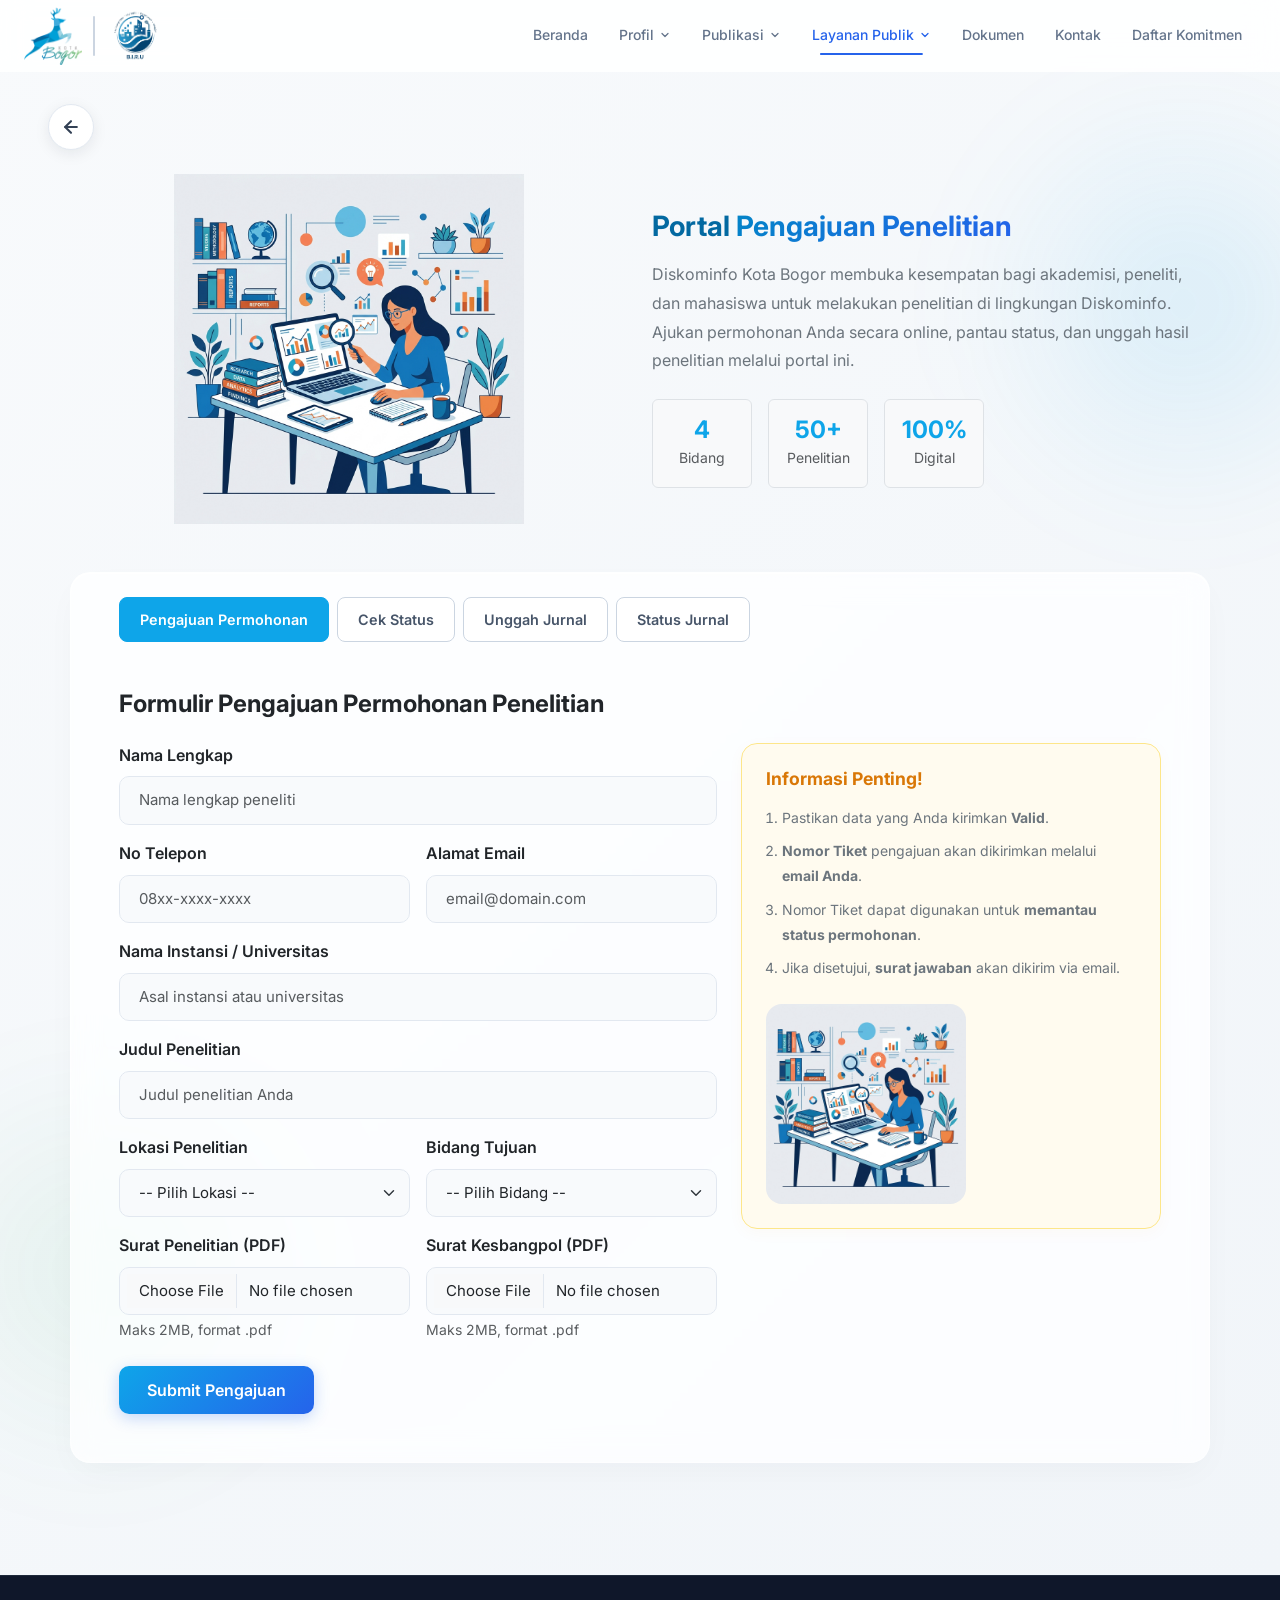
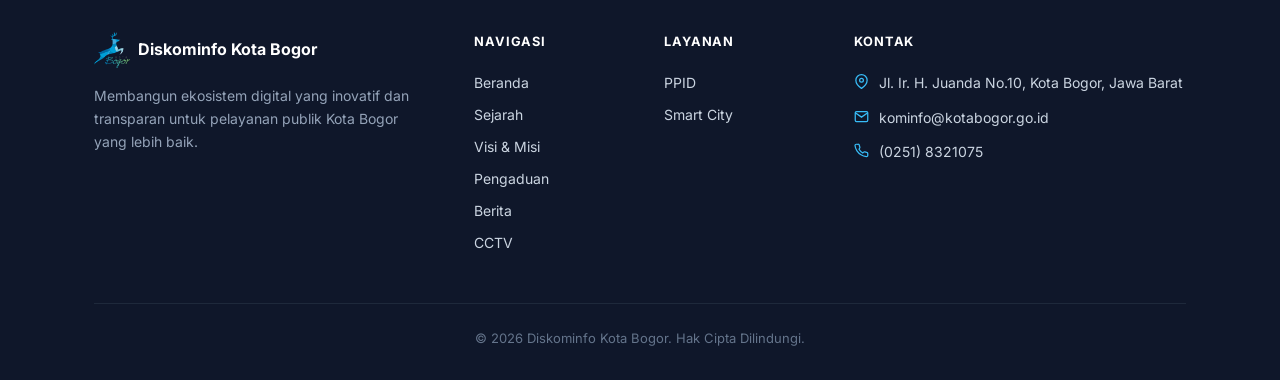
<file: submit-penelitian.html>
<!DOCTYPE html>
<html lang="id">
<head>
  <meta charset="UTF-8">
  <meta name="viewport" content="width=device-width, initial-scale=1.0">
  <title>Pengajuan Penelitian — Diskominfo Kota Bogor</title>
  <meta name="description" content="Dinas Komunikasi dan Informatika Kota Bogor — Portal layanan digital, informasi publik, dan pengaduan masyarakat.">

  <link rel="preconnect" href="https://fonts.googleapis.com">
  <link rel="preconnect" href="https://fonts.gstatic.com" crossorigin>
  <link href="https://cdn.jsdelivr.net/npm/bootstrap@5.3.2/dist/css/bootstrap.min.css" rel="stylesheet">
  <link href="https://unpkg.com/aos@2.3.1/dist/aos.css" rel="stylesheet">
  <link rel="stylesheet" href="https://cdn.jsdelivr.net/npm/swiper@10/swiper-bundle.min.css" />
  <link rel="stylesheet" href="assets/css/app.css">
  

</head>
<body>

<!-- ═══════════ NAVBAR ═══════════ -->
<header class="site-nav" id="siteNav"></header>

<!-- ═══════════ KONTEN UTAMA ═══════════ -->
<section class="section position-relative" style="padding-top: 6rem; padding-bottom: 4rem; background: linear-gradient(135deg, #f8fafc 0%, #f1f5f9 100%);">
  <!-- Glowing Background Blobs -->
  <div class="bg-glowing-blob" style="top: 5%; right: -10%;"></div>
  <div class="bg-glowing-blob" style="bottom: 5%; left: -10%; background: radial-gradient(circle, rgba(22, 163, 74, 0.08) 0%, rgba(22, 163, 74, 0) 70%);"></div>

  <!-- Container utama pembungkus seluruh konten agar tombol back ter-render dalam konteks sticky yang tinggi -->
  <div class="container-fluid px-4 px-md-5 mt-2 position-relative" style="z-index: 1;">
    <div class="mb-4 btn-back-wrapper">
      <a href="penelitian.html" class="btn-back-round" title="Kembali ke Layanan Akademik">
        <svg width="20" height="20" viewBox="0 0 24 24" fill="none" stroke="currentColor" stroke-width="2.5" stroke-linecap="round" stroke-linejoin="round"><line x1="19" y1="12" x2="5" y2="12"></line><polyline points="12 19 5 12 12 5"></polyline></svg>
      </a>
    </div>

    <!-- Konten Utama dihimpun dalam kontainer tengah standar -->
    <div class="container px-0">

    <!-- Info Singkat Penelitian (Selalu Terlihat di Atas) -->
    <div class="row align-items-center mb-5 mt-3" data-aos="fade-up">
      <div class="col-md-6 mb-4 mb-md-0">
        <img src="images/research.png" alt="Ilustrasi Penelitian" class="img-fluid rounded-4" style="object-fit: contain; width: 100%; max-height: 350px;">
      </div>
      <div class="col-md-6">
        <h3 class="mb-3 fw-bold" style="color: #0369a1;">Portal <span class="text-gradient">Pengajuan Penelitian</span></h3>
        <p class="text-secondary" style="line-height: 1.8;">
          Diskominfo Kota Bogor membuka kesempatan bagi akademisi, peneliti, dan mahasiswa untuk melakukan penelitian di lingkungan Diskominfo. Ajukan permohonan Anda secara online, pantau status, dan unggah hasil penelitian melalui portal ini.
        </p>
        <div class="d-flex align-items-center gap-3 mt-4">
          <div class="bg-light p-3 rounded text-center border" style="width: 100px;">
            <h4 class="fw-bold mb-0" style="color: #0ea5e9;">4</h4>
            <small class="text-muted">Bidang</small>
          </div>
          <div class="bg-light p-3 rounded text-center border" style="width: 100px;">
            <h4 class="fw-bold mb-0" style="color: #0ea5e9;">50+</h4>
            <small class="text-muted">Penelitian</small>
          </div>
          <div class="bg-light p-3 rounded text-center border" style="width: 100px;">
            <h4 class="fw-bold mb-0" style="color: #0ea5e9;">100%</h4>
            <small class="text-muted">Digital</small>
          </div>
        </div>
      </div>
    </div>

    <!-- CARD UTAMA LAYANAN (Berisi Tabs & Form) -->
    <div class="card glass-card shadow-lg border-0 mb-5" style="border-radius: 1.5rem; overflow: hidden;" data-aos="fade-up">
      <div class="card-header bg-transparent border-0 pt-4 px-4 px-md-5 pb-0">
        <!-- TABS NAVIGASI DI DALAM CARD -->
        <ul class="nav nav-pills gap-2 custom-nav-pills" id="penelitianTabs" role="tablist">
          <li class="nav-item" role="presentation">
            <button class="nav-link active" id="pengajuan-tab" data-bs-toggle="pill" data-bs-target="#pengajuan" type="button" role="tab">Pengajuan Permohonan</button>
          </li>
          <li class="nav-item" role="presentation">
            <button class="nav-link" id="status-tab" data-bs-toggle="pill" data-bs-target="#status" type="button" role="tab">Cek Status</button>
          </li>
          <li class="nav-item" role="presentation">
            <button class="nav-link" id="unggah-tab" data-bs-toggle="pill" data-bs-target="#unggah" type="button" role="tab">Unggah Jurnal</button>
          </li>
          <li class="nav-item" role="presentation">
            <button class="nav-link" id="status-jurnal-tab" data-bs-toggle="pill" data-bs-target="#status-jurnal" type="button" role="tab">Status Jurnal</button>
          </li>
        </ul>
      </div>

      <div class="card-body p-4 p-md-5 pt-3">
        <div class="tab-content" id="penelitianTabsContent">

          <!-- TAB 1: PENGAJUAN PERMOHONAN -->
          <div class="tab-pane fade show active" id="pengajuan" role="tabpanel">
            <h4 class="fw-bold mb-4 text-dark">Formulir Pengajuan Permohonan Penelitian</h4>
            <div class="row g-4">
              <!-- Kolom Form (Kiri) -->
              <div class="col-lg-7 order-2 order-lg-1">
                <form action="#" method="POST" enctype="multipart/form-data" class="needs-validation" novalidate>
                  <div class="mb-3">
                    <label class="form-label fw-semibold">Nama Lengkap</label>
                    <input type="text" class="form-control form-control-premium" placeholder="Nama lengkap peneliti" required>
                  </div>
                  <div class="row g-3 mb-3">
                    <div class="col-md-6">
                      <label class="form-label fw-semibold">No Telepon</label>
                      <input type="tel" class="form-control form-control-premium" placeholder="08xx-xxxx-xxxx" required>
                    </div>
                    <div class="col-md-6">
                      <label class="form-label fw-semibold">Alamat Email</label>
                      <input type="email" class="form-control form-control-premium" placeholder="email@domain.com" required>
                    </div>
                  </div>
                  <div class="mb-3">
                    <label class="form-label fw-semibold">Nama Instansi / Universitas</label>
                    <input type="text" class="form-control form-control-premium" placeholder="Asal instansi atau universitas" required>
                  </div>
                  <div class="mb-3">
                    <label class="form-label fw-semibold">Judul Penelitian</label>
                    <input type="text" class="form-control form-control-premium" placeholder="Judul penelitian Anda" required>
                  </div>
                  <div class="row g-3 mb-3">
                    <div class="col-md-6">
                      <label class="form-label fw-semibold">Lokasi Penelitian</label>
                      <select class="form-select form-control-premium" required>
                        <option value="" selected disabled>-- Pilih Lokasi --</option>
                        <option value="Diskominfo">Diskominfo Kota Bogor</option>
                        <option value="Kecamatan">Kecamatan/Kelurahan</option>
                        <option value="Publik">Ruang Publik / Masyarakat</option>
                      </select>
                    </div>
                    <div class="col-md-6">
                      <label class="form-label fw-semibold">Bidang Tujuan</label>
                      <select class="form-select form-control-premium" required>
                        <option value="" selected disabled>-- Pilih Bidang --</option>
                        <option value="Aplikasi">Aplikasi / e-Government</option>
                        <option value="IKP">Informasi &amp; Komunikasi Publik</option>
                        <option value="Infrastruktur">Infrastruktur &amp; Jaringan</option>
                        <option value="Statistik">Statistik Sektoral</option>
                      </select>
                    </div>
                  </div>
                  <div class="row g-3 mb-4">
                    <div class="col-md-6">
                      <label class="form-label fw-semibold">Surat Penelitian (PDF)</label>
                      <input type="file" class="form-control form-control-premium" accept=".pdf" required>
                      <div class="form-text">Maks 2MB, format .pdf</div>
                    </div>
                    <div class="col-md-6">
                      <label class="form-label fw-semibold">Surat Kesbangpol (PDF)</label>
                      <input type="file" class="form-control form-control-premium" accept=".pdf">
                      <div class="form-text">Maks 2MB, format .pdf</div>
                    </div>
                  </div>
                  <div class="mt-2">
                    <button type="button" class="btn btn-premium-gradient px-5 py-2" onclick="submitMock('pengajuan')">Submit Pengajuan</button>
                  </div>
                </form>
              </div>

              <!-- Kolom Info (Kanan) -->
              <div class="col-lg-5 order-1 order-lg-2">
                <div class="alert-premium-warning">
                  <h5>Informasi Penting!</h5>
                  <ol class="ps-3 text-secondary small" style="line-height: 1.8;">
                    <li class="mb-2">Pastikan data yang Anda kirimkan <strong>Valid</strong>.</li>
                    <li class="mb-2"><strong>Nomor Tiket</strong> pengajuan akan dikirimkan melalui <strong>email Anda</strong>.</li>
                    <li class="mb-2">Nomor Tiket dapat digunakan untuk <strong>memantau status permohonan</strong>.</li>
                    <li>Jika disetujui, <strong>surat jawaban</strong> akan dikirim via email.</li>
                  </ol>
                  <div class="text-center mt-4">
                    <img src="images/research.png" alt="Ilustrasi Penelitian" class="img-fluid rounded-4" style="max-height: 200px; object-fit: contain;">
                  </div>
                </div>
              </div>
            </div>
          </div>

          <!-- TAB 2: STATUS PENGAJUAN -->
          <div class="tab-pane fade" id="status" role="tabpanel">
            <h4 class="fw-bold mb-4 text-dark">Cek Status Pengajuan Penelitian</h4>
            <div class="row g-4">
              <div class="col-lg-7 order-2 order-lg-1">
                <form>
                  <div class="mb-4">
                    <label class="form-label fw-bold text-secondary small">Nomor Tiket Pengajuan</label>
                    <input type="text" class="form-control form-control-lg form-control-premium" placeholder="Contoh: TKT-12345" required>
                  </div>
                  <button type="button" class="btn btn-premium-gradient px-4 py-2" onclick="checkStatusMock()">Cek Status</button>
                </form>
              </div>
              <div class="col-lg-5 order-1 order-lg-2">
                <div class="p-4 rounded-4 bg-light border">
                  <h5 class="fw-bold text-danger mb-3" style="font-size: 1rem;">Catatan</h5>
                  <ol class="ps-3 text-secondary small" style="line-height: 1.8;">
                    <li class="mb-2">Nomor Tiket dikirimkan ke email Anda setelah submit pengajuan.</li>
                    <li>Cek folder <strong>Spam</strong> jika email tidak ditemukan di inbox.</li>
                  </ol>
                </div>
              </div>
            </div>
          </div>

          <!-- TAB 3: UNGGAH JURNAL -->
          <div class="tab-pane fade" id="unggah" role="tabpanel">
            <h4 class="fw-bold mb-4 text-dark">Unggah Hasil Penelitian / Jurnal</h4>
            <div class="row g-4">
              <div class="col-lg-7 order-2 order-lg-1">
                <form>
                  <div class="mb-3">
                    <label class="form-label fw-semibold">Nomor Tiket Pengajuan</label>
                    <input type="text" class="form-control form-control-premium" placeholder="Masukkan nomor tiket penelitian Anda" required>
                  </div>
                  <div class="mb-3">
                    <label class="form-label fw-semibold">File Dokumen Final / Jurnal (PDF)</label>
                    <input type="file" class="form-control form-control-premium" accept=".pdf" required>
                    <div class="form-text">Format PDF, maksimal 10MB.</div>
                  </div>
                  <div class="mb-4">
                    <label class="form-label fw-semibold">Link Publikasi Jurnal <span class="text-muted fw-normal">(Opsional)</span></label>
                    <input type="url" class="form-control form-control-premium" placeholder="https://jurnal.universitas.ac.id/...">
                  </div>
                  <button type="button" class="btn btn-premium-gradient px-4 py-2" onclick="submitMock('jurnal')">Unggah Dokumen</button>
                </form>
              </div>
              <div class="col-lg-5 order-1 order-lg-2">
                <div class="alert-premium-warning">
                  <h5>Syarat Pengunggahan!</h5>
                  <ol class="ps-3 text-secondary small" style="line-height: 1.8;">
                    <li class="mb-2">Pastikan Nomor Tiket Anda telah <strong>disetujui</strong> sebelum mengunggah.</li>
                    <li class="mb-2">File harus dalam format <strong>PDF</strong> dan tidak melebihi <strong>10MB</strong>.</li>
                    <li>Cantumkan link publikasi jika hasil penelitian sudah dipublikasikan di jurnal ilmiah.</li>
                  </ol>
                </div>
              </div>
            </div>
          </div>

          <!-- TAB 4: STATUS JURNAL -->
          <div class="tab-pane fade" id="status-jurnal" role="tabpanel">
            <h4 class="fw-bold mb-4 text-dark">Cek Status Verifikasi Jurnal</h4>
            <div class="row g-4">
              <div class="col-lg-7 order-2 order-lg-1">
                <form>
                  <div class="mb-4">
                    <label class="form-label fw-bold text-secondary small">Nomor Tiket</label>
                    <input type="text" class="form-control form-control-lg form-control-premium" placeholder="Nomor Tiket (Contoh: TKT-12345)" required>
                  </div>
                  <button type="button" class="btn btn-premium-gradient px-4 py-2" onclick="checkStatusJurnalMock()">Cek Status Jurnal</button>
                </form>
              </div>
              <div class="col-lg-5 order-1 order-lg-2">
                <div class="p-4 rounded-4 bg-light border">
                  <h5 class="fw-bold text-danger mb-3" style="font-size: 1rem;">Catatan</h5>
                  <p class="text-secondary small" style="line-height: 1.8;">
                    Masukkan Nomor Tiket untuk melihat apakah dokumen akhir / jurnal Anda telah <strong>diverifikasi</strong> dan diterima oleh Diskominfo Kota Bogor.
                  </p>
                </div>
              </div>
            </div>
          </div>

        </div>
      </div>
    </div> <!-- Close of nested container -->
  </div> <!-- Close of outer container-fluid -->
</section>

<!-- ═══════════ FOOTER ═══════════ -->
<footer class="site-footer">
  <div class="container">
    <div class="row g-5">

      <!-- Brand -->
      <div class="col-lg-4">
        <div class="footer-brand d-flex align-items-center gap-2 mb-3">
          <img src="images/kominfo.jpg" alt="Logo" class="rounded-2">
          <strong>Diskominfo Kota Bogor</strong>
        </div>
        <p class="footer-desc">Membangun ekosistem digital yang inovatif dan transparan untuk pelayanan publik Kota Bogor yang lebih baik.</p>
      </div>

      <!-- Navigasi -->
      <div class="col-sm-6 col-lg-2">
        <p class="footer-heading">Navigasi</p>
        <div class="footer-links">
          <a href="index.php">Beranda</a>
          <a href="sejarah.php">Sejarah</a>
          <a href="visi-misi.php">Visi &amp; Misi</a>
          <a href="laporan.php">Pengaduan</a>
          <a href="berita.php">Berita</a>
          <a href="cctv.php">CCTV</a>
        </div>
      </div>

      <!-- Layanan -->
      <div class="col-sm-6 col-lg-2">
        <p class="footer-heading">Layanan</p>
        <div class="footer-links">
          <a href="https://ppid.kotabogor.go.id" target="_blank">PPID</a>
          <a href="https://smartcity.kotabogor.go.id" target="_blank">Smart City</a>
        </div>
      </div>

      <!-- Kontak -->
      <div class="col-lg-4">
        <p class="footer-heading">Kontak</p>
        <div class="footer-contact">
          <div class="footer-contact-item">
            <svg width="15" height="15" viewBox="0 0 24 24" fill="none" stroke="currentColor" stroke-width="2"><path d="M21 10c0 7-9 13-9 13s-9-6-9-13a9 9 0 0 1 18 0z"/><circle cx="12" cy="10" r="3"/></svg>
            <span>Jl. Ir. H. Juanda No.10, Kota Bogor, Jawa Barat</span>
          </div>
          <div class="footer-contact-item">
            <svg width="15" height="15" viewBox="0 0 24 24" fill="none" stroke="currentColor" stroke-width="2"><path d="M4 4h16c1.1 0 2 .9 2 2v12c0 1.1-.9 2-2 2H4c-1.1 0-2-.9-2-2V6c0-1.1.9-2 2-2z"/><polyline points="22,6 12,13 2,6"/></svg>
            <span>kominfo@kotabogor.go.id</span>
          </div>
          <div class="footer-contact-item">
            <svg width="15" height="15" viewBox="0 0 24 24" fill="none" stroke="currentColor" stroke-width="2"><path d="M22 16.92v3a2 2 0 0 1-2.18 2 19.79 19.79 0 0 1-8.63-3.07A19.5 19.5 0 0 1 4.69 12.7 19.79 19.79 0 0 1 1.62 4.07 2 2 0 0 1 3.6 2h3a2 2 0 0 1 2 1.72c.127.96.361 1.903.7 2.81a2 2 0 0 1-.45 2.11L8.09 9.91a16 16 0 0 0 6 6l1.27-1.27a2 2 0 0 1 2.11-.45c.907.339 1.85.573 2.81.7A2 2 0 0 1 22 16.92z"/></svg>
            <span>(0251) 8321075</span>
          </div>
        </div>
      </div>

    </div>

    <div class="footer-bottom">
      &copy; 2026 Diskominfo Kota Bogor. Hak Cipta Dilindungi.
    </div>
  </div>
</footer>

<!-- Scripts -->
<script src="https://cdn.jsdelivr.net/npm/bootstrap@5.3.2/dist/js/bootstrap.bundle.min.js"></script>
<script src="https://unpkg.com/aos@2.3.1/dist/aos.js"></script>
<script src="https://cdn.jsdelivr.net/npm/swiper@10/swiper-bundle.min.js"></script>
<script src="assets/js/main.js"></script>
<script src="assets/js/navbar.js"></script>
<script>
  AOS.init({ once: true, duration: 560, offset: 30, easing: 'ease-out-cubic' });

  function submitMock(type) {
    alert(type === 'pengajuan' 
      ? "Pengajuan berhasil dikirim! Silakan periksa email Anda untuk Nomor Tiket."
      : "Jurnal berhasil diunggah! Terima kasih telah melaporkan hasil penelitian Anda.");
    window.location.reload();
  }
  function checkStatusMock() {
    alert("Status Pengajuan: Sedang dalam proses verifikasi (Pending).");
  }
  function checkStatusJurnalMock() {
    alert("Status Jurnal: Menunggu peninjauan admin.");
  }
</script>
</body>
</html>
</file>
<file: assets/css/app.css>
@import url('https://fonts.googleapis.com/css2?family=Inter:ital,opsz,wght@0,14..32,300;0,14..32,400;0,14..32,500;0,14..32,600;0,14..32,700;0,14..32,800;1,14..32,400&display=swap');

/* ─── RESET & BASE ─────────────────────────────────────────── */
*, *::before, *::after { box-sizing: border-box; margin: 0; padding: 0; }

:root {
  --blue:       #2563eb;
  --blue-dark:  #1e40af;
  --blue-light: #eff6ff;
  --slate-900:  #0f172a;
  --slate-700:  #334155;
  --slate-500:  #64748b;
  --slate-300:  #cbd5e1;
  --slate-100:  #f1f5f9;
  --white:      #ffffff;
  --border:     #e2e8f0;
  --radius:     12px;
  --radius-lg:  20px;
  --shadow-sm:  0 1px 3px rgba(0,0,0,.08);
  --shadow-md:  0 4px 16px rgba(0,0,0,.10);
  --shadow-lg:  0 12px 40px rgba(0,0,0,.12);
  --nav-h:      72px;
  --transition: .25s cubic-bezier(.4,0,.2,1);
}

html { scroll-behavior: smooth; overflow-x: hidden; }

body {
  font-family: 'Inter', -apple-system, BlinkMacSystemFont, sans-serif;
  font-size: 16px;
  line-height: 1.6;
  color: var(--slate-700);
  background: var(--white);
  -webkit-font-smoothing: antialiased;
  overflow-x: hidden;
}

img { max-width: 100%; height: auto; display: block; }
a  { color: inherit; text-decoration: none; }
ul { list-style: none; }

/* ─── TYPOGRAPHY ────────────────────────────────────────────── */
.display-1 { font-size: clamp(2.5rem,5vw,3.75rem); font-weight: 800; line-height: 1.12; letter-spacing: -.04em; color: var(--slate-900); }
.h2-section { font-size: clamp(1.75rem,3.5vw,2.25rem); font-weight: 700; letter-spacing: -.03em; color: var(--slate-900); }
.h3-card    { font-size: 1rem; font-weight: 600; color: var(--slate-900); }
.lead       { font-size: 1.0625rem; color: var(--slate-500); max-width: 560px; }

/* ─── NAVBAR ────────────────────────────────────────────────── */
.site-nav {
  position: fixed; inset: 0 0 auto;
  z-index: 1000;
  height: var(--nav-h);
  display: flex; align-items: center;
  background: rgba(255,255,255,.88);
  backdrop-filter: blur(14px) saturate(180%);
  -webkit-backdrop-filter: blur(14px) saturate(180%);
  border-bottom: 1px solid transparent;
  transition: border-color var(--transition), box-shadow var(--transition), background var(--transition);
}
.site-nav.scrolled {
  background: #ffffff !important;
  border-color: var(--border);
  box-shadow: var(--shadow-sm);
  backdrop-filter: none !important;
  -webkit-backdrop-filter: none !important;
}
.nav-wrap {
  width: 100%; max-width: 1280px;
  margin: 0 auto; padding: 0 1.5rem;
  display: flex; align-items: center; gap: 2.5rem;
}
.nav-brand {
  display: flex; align-items: center; gap: .6rem;
  flex-shrink: 0;
  font-weight: 700; font-size: 1rem; color: var(--slate-900);
}
/* Divider antara dua logo */
.nav-logo-divider {
  display: inline-block;
  width: 1.5px;
  height: 40px;
  background: #cbd5e1;
  border-radius: 2px;
  margin: 0 .1rem;
  flex-shrink: 0;
}
.nav-brand img, .nav-logo-img { width: 58px; height: 58px; border-radius: 8px; object-fit: cover; }
.nav-brand span { line-height: 1.2; }
.nav-brand .subtitle { font-size: .7rem; font-weight: 400; color: var(--slate-500); display: block; }

/* Layanan Publik active underline highlight */
.nav-link-layanan {
  position: relative;
}
.nav-link-layanan.layanan-active {
  color: var(--blue) !important;
  background: transparent !important;
}
.nav-link-layanan.layanan-active::after {
  content: '';
  position: absolute;
  bottom: 0;
  left: 50%;
  transform: translateX(-50%);
  width: 70%;
  height: 2px;
  background: var(--blue);
  border-radius: 2px;
}

/* Suppress Bootstrap's default caret on all dropdowns in navbar */
.nav-menu .nav-link.nav-dropdown-plain::after,
.nav-menu .nav-link.dropdown-toggle::after { display: none !important; }

/* Layanan Publik custom SVG chevron */
.nav-link-layanan { display: inline-flex; align-items: center; gap: .3rem; }
.nav-chevron {
  transition: transform 0.2s ease;
  flex-shrink: 0;
}
.nav-item.dropdown:hover .nav-chevron,
.nav-item.dropdown .nav-link[aria-expanded="true"] .nav-chevron {
  transform: rotate(180deg);
}

.nav-menu { display: flex; align-items: center; gap: .25rem; margin-left: auto; margin-right: 0; }

.nav-link {
  position: relative;
  padding: .5rem .85rem;
  border-radius: 8px;
  font-size: .875rem; font-weight: 500;
  color: var(--slate-500);
  transition: color var(--transition), background var(--transition);
  white-space: nowrap;
}
.nav-link:hover, .nav-link.active { color: var(--blue); background: var(--blue-light); }

/* Dropdown */
.nav-item { position: relative; list-style: none; }
.dropdown-panel {
  position: absolute; top: calc(100% + .5rem); left: 50%;
  transform: translateX(-50%);
  background: var(--white);
  border: 1px solid var(--border);
  border-radius: var(--radius);
  box-shadow: var(--shadow-lg);
  min-width: 180px;
  padding: .5rem;
  opacity: 0; pointer-events: none;
  transform: translateX(-50%) translateY(-8px);
  transition: opacity var(--transition), transform var(--transition);
}
.nav-item:hover .dropdown-panel {
  opacity: 1; pointer-events: all;
  transform: translateX(-50%) translateY(0);
}
.dropdown-panel a {
  display: block;
  padding: .6rem 1rem;
  border-radius: 8px;
  font-size: .875rem; font-weight: 500; color: var(--slate-700);
  transition: background var(--transition), color var(--transition);
}
.dropdown-panel a:hover { background: var(--blue-light); color: var(--blue); }

/* ── Bootstrap .dropdown-menu hover support (for dynamically injected navbar) ── */
.nav-menu .nav-item.dropdown .dropdown-menu {
  display: block;
  visibility: hidden;
  opacity: 0;
  pointer-events: none;
  transform: translateY(-8px);
  transition: opacity 0.2s ease, transform 0.2s ease, visibility 0.2s;
  margin-top: 0.25rem;
}
.nav-menu .nav-item.dropdown:hover .dropdown-menu {
  visibility: visible;
  opacity: 1;
  pointer-events: all;
  transform: translateY(0);
}

/* AI Icon Button */
.nav-ai-btn {
  display: flex; align-items: center; justify-content: center;
  width: 40px; height: 40px;
  border-radius: 10px;
  background: var(--blue);
  color: var(--white);
  border: none; cursor: pointer;
  transition: background var(--transition), transform var(--transition);
  text-decoration: none;
  flex-shrink: 0;
}
.nav-ai-btn:hover { background: var(--blue-dark); transform: scale(1.05); }

/* Mobile hamburger */
.nav-hamburger {
  display: none; flex-direction: column; gap: 4px;
  background: none; border: none; cursor: pointer; padding: .5rem;
}
.nav-hamburger span {
  display: block; width: 22px; height: 2px;
  background: var(--slate-900); border-radius: 2px;
  transition: transform var(--transition), opacity var(--transition);
}
/* Animated Hamburger to X */
.nav-hamburger.open span:nth-child(1) {
  transform: translateY(6px) rotate(45deg);
}
.nav-hamburger.open span:nth-child(2) {
  opacity: 0;
}
.nav-hamburger.open span:nth-child(3) {
  transform: translateY(-6px) rotate(-45deg);
}

/* ─── HERO ──────────────────────────────────────────────────── */
.hero {
  padding-top: calc(var(--nav-h) + 4rem);
  padding-bottom: 4rem;
  background: var(--white);
  position: relative; overflow: hidden;
}
.hero::after {
  content: '';
  position: absolute; top: -200px; right: -200px;
  width: 700px; height: 700px;
  background: radial-gradient(circle, #dbeafe 0%, transparent 65%);
  z-index: 0; pointer-events: none;
}
.hero .container { position: relative; z-index: 1; }
.hero-badge {
  display: inline-flex; align-items: center; gap: .5rem;
  padding: .375rem 1rem;
  background: var(--blue-light);
  border: 1px solid #bfdbfe;
  border-radius: 50px;
  font-size: .8125rem; font-weight: 600; color: var(--blue);
  margin-bottom: 1.5rem;
}
.hero-badge .dot {
  width: 8px; height: 8px;
  background: var(--blue); border-radius: 50%;
  animation: pulse-dot 2s infinite;
}
@keyframes pulse-dot {
  0%,100% { box-shadow: 0 0 0 0 rgba(37,99,235,.5); }
  50%      { box-shadow: 0 0 0 6px rgba(37,99,235,0); }
}

.hero-title { margin-bottom: 1.25rem; }
.hero-lead  { margin-bottom: 2.5rem; }

.hero-actions { display: flex; gap: 1rem; flex-wrap: wrap; }
.btn-primary {
  display: inline-flex; align-items: center; gap: .5rem;
  padding: .8125rem 1.75rem;
  background: var(--blue); color: var(--white);
  border: none; border-radius: 10px;
  font-size: .9375rem; font-weight: 600;
  cursor: pointer;
  transition: background var(--transition), transform var(--transition), box-shadow var(--transition);
  box-shadow: 0 2px 12px rgba(37,99,235,.35);
}
.btn-primary:hover {
  background: var(--blue-dark); transform: translateY(-2px);
  box-shadow: 0 6px 24px rgba(37,99,235,.4);
}
.btn-secondary {
  display: inline-flex; align-items: center; gap: .5rem;
  padding: .8125rem 1.75rem;
  background: var(--white); color: var(--slate-700);
  border: 1px solid var(--border); border-radius: 10px;
  font-size: .9375rem; font-weight: 600;
  cursor: pointer;
  transition: border-color var(--transition), color var(--transition), transform var(--transition);
}
.btn-secondary:hover { border-color: var(--blue); color: var(--blue); transform: translateY(-2px); }

/* Hero Banner/Slider */
.hero-slider {
  position: relative; border-radius: var(--radius-lg);
  overflow: hidden;
  box-shadow: var(--shadow-lg);
  margin-top: 3.5rem;
}
.hero-slider img { width: 100%; height: 400px; object-fit: cover; }
.carousel-ctrl {
  position: absolute; top: 50%; transform: translateY(-50%);
  width: 44px; height: 44px;
  background: rgba(255,255,255,.95); border: none;
  border-radius: 50%; cursor: pointer;
  display: flex; align-items: center; justify-content: center;
  box-shadow: var(--shadow-md);
  transition: background var(--transition), transform var(--transition);
  z-index: 5;
}
.carousel-ctrl:hover { background: var(--white); transform: translateY(-50%) scale(1.1); }
.carousel-ctrl.prev { left: 1rem; }
.carousel-ctrl.next { right: 1rem; }
.carousel-dots {
  position: absolute; bottom: 1rem; left: 50%; transform: translateX(-50%);
  display: flex; gap: .4rem;
}
.carousel-dot {
  width: 8px; height: 8px;
  border-radius: 50%; border: none;
  background: rgba(255,255,255,.6); cursor: pointer;
  transition: background var(--transition), width var(--transition);
}
.carousel-dot.active { background: var(--white); width: 22px; border-radius: 4px; }

/* ─── CONTAINERS & LAYOUT ───────────────────────────────────── */
.container { max-width: 1140px; margin: 0 auto; padding: 0 1.5rem; }
.section { padding: 4rem 0; }
.section-sm { padding: 2.5rem 0; }
.bg-alt { background: var(--slate-100); }
.bg-dark-navy { background: var(--slate-900); }

/* Section Header */
.section-header { margin-bottom: 3rem; }
.section-label {
  display: inline-block;
  font-size: .75rem; font-weight: 700; letter-spacing: .08em; text-transform: uppercase;
  color: var(--blue); margin-bottom: .75rem;
}
.section-title { margin-bottom: .75rem; }
.section-desc  { color: var(--slate-500); max-width: 520px; }

/* ─── FEATURES (Mengenal Diskominfo) ────────────────────────── */
.features-grid {
  display: grid;
  grid-template-columns: 1fr 1fr;
  gap: 1.25rem;
}
.feature-card {
  display: flex; gap: 1rem;
  padding: 1.5rem;
  background: var(--white);
  border: 1px solid var(--border);
  border-radius: var(--radius);
  transition: box-shadow var(--transition), border-color var(--transition), transform var(--transition);
}
.feature-card:hover {
  box-shadow: var(--shadow-md);
  border-color: var(--blue);
  transform: translateY(-3px);
}
.feature-icon {
  flex-shrink: 0;
  width: 44px; height: 44px;
  border-radius: 10px;
  background: var(--blue-light);
  color: var(--blue);
  display: flex; align-items: center; justify-content: center;
}
.feature-text h4 { font-size: .9375rem; font-weight: 600; color: var(--slate-900); margin-bottom: .25rem; }
.feature-text p  { font-size: .8125rem; color: var(--slate-500); line-height: 1.5; }

/* ─── KEPALA DINAS ──────────────────────────────────────────── */
.profile-card {
  background: var(--white);
  border: 1px solid var(--border);
  border-radius: var(--radius-lg);
  overflow: hidden;
  box-shadow: var(--shadow-sm);
  display: flex;
}
.profile-img-col {
  flex-shrink: 0; width: 280px;
  background: var(--slate-100);
  display: flex; flex-direction: column; align-items: center;
  justify-content: flex-end;
  padding: 2rem 1.5rem 1.5rem;
  border-right: 1px solid var(--border);
}
.profile-img-col img {
  width: 100%; border-radius: var(--radius);
  object-fit: cover; aspect-ratio: 3/4;
  box-shadow: var(--shadow-md);
}
.profile-name { margin-top: 1rem; text-align: center; }
.profile-name h4 { font-size: .9375rem; font-weight: 700; color: var(--slate-900); }
.profile-name p  { font-size: .8rem; color: var(--slate-500); }
.profile-content { padding: 2.5rem 3rem; flex: 1; }
.profile-greeting { margin-bottom: 1.5rem; color: var(--slate-700); font-size: .9375rem; }
.profile-quote {
  background: var(--slate-100);
  border-left: 4px solid var(--blue);
  border-radius: 0 var(--radius) var(--radius) 0;
  padding: 1.25rem 1.5rem;
  margin-bottom: 1.5rem;
  font-style: italic;
  color: var(--slate-700);
  font-size: .9375rem;
  position: relative;
}
.profile-quote::before {
  content: '\201C';
  font-family: Georgia, serif; font-size: 3.5rem;
  color: var(--blue); opacity: .3;
  line-height: 1;
  position: absolute; top: .25rem; left: 1rem;
}
.profile-body { font-size: .9rem; color: var(--slate-500); line-height: 1.7; margin-bottom: 1.5rem; }

/* ─── LAYANAN PORTAL GRID ───────────────────────────────────── */
.portal-grid {
  display: grid;
  grid-template-columns: repeat(auto-fill, minmax(220px, 1fr));
  gap: 1.25rem;
}
.portal-card {
  background: var(--white);
  border: 1px solid var(--border);
  border-radius: var(--radius);
  padding: 1.75rem 1.5rem;
  display: flex; flex-direction: column;
  transition: box-shadow var(--transition), border-color var(--transition), transform var(--transition);
  position: relative; overflow: hidden;
}
.portal-card::after {
  content: ''; position: absolute;
  inset: 0; background: var(--blue); opacity: 0;
  transition: opacity var(--transition);
  pointer-events: none;
}
.portal-card:hover { box-shadow: var(--shadow-md); transform: translateY(-4px); border-color: var(--blue); }
.portal-card.featured { background: var(--blue); border-color: var(--blue); }
.portal-card.featured h4, .portal-card.featured p { color: var(--white); }
.portal-card.featured .portal-link { color: var(--white); opacity: .8; }
.portal-card.featured .portal-link:hover { opacity: 1; }
.portal-badge {
  display: inline-block;
  font-size: .7rem; font-weight: 700; letter-spacing: .06em; text-transform: uppercase;
  padding: .2rem .6rem; border-radius: 4px;
  background: var(--blue-light); color: var(--blue);
  margin-bottom: 1rem; width: fit-content;
}
.portal-card.featured .portal-badge { background: rgba(255,255,255,.2); color: var(--white); }
.portal-card h4 { font-size: .9375rem; font-weight: 700; color: var(--slate-900); margin-bottom: .5rem; }
.portal-card p  { font-size: .8125rem; color: var(--slate-500); line-height: 1.55; flex: 1; }
.portal-link {
  display: inline-flex; align-items: center; gap: .35rem;
  font-size: .8125rem; font-weight: 600; color: var(--blue);
  margin-top: 1.25rem;
  transition: gap var(--transition);
}
.portal-link:hover { gap: .6rem; }

/* ─── BERITA & KALENDER ─────────────────────────────────────── */
.news-grid { display: flex; flex-direction: column; gap: 1rem; }
.news-card {
  display: flex; gap: 1rem;
  padding: 1rem;
  background: var(--white);
  border: 1px solid var(--border);
  border-radius: var(--radius);
  transition: box-shadow var(--transition), border-color var(--transition);
}
.news-card:hover { box-shadow: var(--shadow-md); border-color: var(--blue); }
.news-card-img {
  flex-shrink: 0;
  width: 80px; height: 70px;
  border-radius: 8px; object-fit: cover;
  background: var(--slate-100);
}
.news-card-body { flex: 1; }
.news-source { font-size: .7rem; font-weight: 600; color: var(--blue); text-transform: uppercase; letter-spacing: .05em; }
.news-title  { font-size: .875rem; font-weight: 600; color: var(--slate-900); line-height: 1.4; margin: .2rem 0 .4rem; }
.news-date   { font-size: .75rem; color: var(--slate-500); }

/* Calendar Widget */
.calendar-widget {
  background: var(--white);
  border: 1px solid var(--border);
  border-radius: var(--radius);
  overflow: hidden;
}
.cal-header {
  display: flex; align-items: center; justify-content: space-between;
  padding: 1rem 1.25rem;
  border-bottom: 1px solid var(--border);
  font-weight: 600; font-size: .9375rem; color: var(--slate-900);
}
.cal-nav-btn {
  width: 30px; height: 30px;
  border: 1px solid var(--border); border-radius: 8px;
  background: var(--white); cursor: pointer;
  display: flex; align-items: center; justify-content: center;
  color: var(--slate-500);
  transition: background var(--transition), color var(--transition);
}
.cal-nav-btn:hover { background: var(--blue-light); color: var(--blue); }
.cal-grid {
  display: grid; grid-template-columns: repeat(7, 1fr);
  gap: 0;
}
.cal-day-label {
  padding: .5rem 0; text-align: center;
  font-size: .7rem; font-weight: 600; color: var(--slate-500);
  text-transform: uppercase; letter-spacing: .04em;
}
.cal-day {
  padding: .5rem 0; text-align: center;
  font-size: .8125rem; color: var(--slate-700);
  cursor: pointer; border-radius: 8px;
  transition: background var(--transition), color var(--transition);
  margin: 2px;
}
.cal-day:hover { background: var(--blue-light); color: var(--blue); }
.cal-day.today  { background: var(--blue); color: var(--white); font-weight: 700; }
.cal-day.other  { color: var(--slate-300); }

/* ─── FOOTER ────────────────────────────────────────────────── */
.site-footer {
  background: #0f172a;
  border-top: 1px solid #1e293b;
  padding: 3.5rem 0 2rem;
  color: #94a3b8;
}
.footer-brand { margin-bottom: 1rem; }
.footer-brand img { width: 36px; height: 36px; border-radius: 8px; }
.footer-brand strong { font-size: 1rem; font-weight: 700; color: #ffffff; }
.footer-desc { font-size: .875rem; color: #94a3b8; line-height: 1.65; }
.footer-heading { font-size: .8rem; font-weight: 700; letter-spacing: .07em; text-transform: uppercase; color: #ffffff; margin-bottom: 1.25rem; }
.footer-links { display: flex; flex-direction: column; gap: .6rem; }
.footer-links a { font-size: .875rem; color: #cbd5e1; transition: color var(--transition); }
.footer-links a:hover { color: #38bdf8; }
.footer-contact { display: flex; flex-direction: column; gap: .75rem; }
.footer-contact-item { display: flex; align-items: flex-start; gap: .6rem; font-size: .875rem; color: #cbd5e1; }
.footer-contact-item svg { flex-shrink: 0; color: #38bdf8; margin-top: 2px; }
.footer-bottom {
  margin-top: 3rem; padding-top: 1.5rem;
  border-top: 1px solid #1e293b;
  text-align: center; font-size: .8125rem; color: #64748b;
}

/* ─── WOWOEMBEGE AI PAGE ────────────────────────────────────── */
.ai-page { display: flex; height: 100vh; overflow: hidden; background: var(--white); }
.ai-sidebar {
  width: 260px; flex-shrink: 0;
  background: var(--slate-100);
  border-right: 1px solid var(--border);
  display: flex; flex-direction: column;
  overflow-y: auto;
}
.ai-sidebar-header {
  padding: 1.25rem 1rem;
  border-bottom: 1px solid var(--border);
  display: flex; align-items: center; justify-content: space-between;
}
.ai-logo { display: flex; align-items: center; gap: .6rem; font-weight: 700; font-size: .9375rem; color: var(--slate-900); }
.ai-logo img { width: 30px; height: 30px; border-radius: 8px; }
.ai-new-chat {
  width: 100%; padding: .75rem 1rem;
  background: var(--blue); color: var(--white);
  border: none; border-radius: 10px; cursor: pointer;
  font-size: .875rem; font-weight: 600;
  margin: 1rem; width: calc(100% - 2rem);
  transition: background var(--transition);
  display: flex; align-items: center; justify-content: center; gap: .5rem;
}
.ai-new-chat:hover { background: var(--blue-dark); }
.ai-history-label { padding: .5rem 1rem; font-size: .7rem; font-weight: 700; letter-spacing: .07em; text-transform: uppercase; color: var(--slate-500); }
.ai-history-item {
  padding: .625rem 1rem; font-size: .875rem;
  color: var(--slate-700); border-radius: 8px; margin: 0 .5rem;
  cursor: pointer; transition: background var(--transition), color var(--transition);
  white-space: nowrap; overflow: hidden; text-overflow: ellipsis;
}
.ai-history-item:hover { background: var(--border); color: var(--slate-900); }

.ai-main { flex: 1; display: flex; flex-direction: column; overflow: hidden; }
.ai-topbar {
  height: 60px; flex-shrink: 0;
  border-bottom: 1px solid var(--border);
  display: flex; align-items: center; justify-content: space-between;
  padding: 0 1.5rem;
}
.ai-model-tag {
  display: flex; align-items: center; gap: .5rem;
  font-size: .875rem; font-weight: 600; color: var(--slate-700);
}
.ai-model-dot { width: 8px; height: 8px; background: #22c55e; border-radius: 50%; }
.ai-back-link { font-size: .8125rem; color: var(--slate-500); display: flex; align-items: center; gap: .3rem; transition: color var(--transition); }
.ai-back-link:hover { color: var(--blue); }

.ai-messages { flex: 1; overflow-y: auto; padding: 2rem 1.5rem; scroll-behavior: smooth; }
.ai-message-row { display: flex; gap: 1rem; max-width: 780px; margin: 0 auto 2rem; }
.ai-avatar {
  flex-shrink: 0;
  width: 36px; height: 36px;
  border-radius: 10px; border: 1px solid var(--border);
  display: flex; align-items: center; justify-content: center;
  font-size: .75rem; font-weight: 700;
}
.ai-avatar.bot { background: var(--slate-900); color: var(--white); border-color: var(--slate-900); }
.ai-avatar.user { background: var(--white); color: var(--slate-700); }
.ai-message-content { flex: 1; font-size: .9375rem; line-height: 1.7; color: var(--slate-700); padding-top: .35rem; }
.ai-message-content p:last-child { margin: 0; }

.ai-input-bar {
  padding: 1.25rem 1.5rem;
  border-top: 1px solid var(--border);
  background: var(--white);
}
.ai-input-inner {
  max-width: 780px; margin: 0 auto;
  display: flex; align-items: flex-end; gap: .75rem;
  background: var(--white);
  border: 1px solid var(--border);
  border-radius: 14px;
  padding: .75rem 1rem;
  transition: border-color var(--transition), box-shadow var(--transition);
}
.ai-input-inner:focus-within { border-color: var(--blue); box-shadow: 0 0 0 3px rgba(37,99,235,.12); }
.ai-textarea {
  flex: 1; border: none; outline: none;
  background: transparent; resize: none;
  font-size: .9375rem; line-height: 1.55;
  color: var(--slate-900); min-height: 24px; max-height: 200px;
  font-family: inherit;
}
.ai-textarea::placeholder { color: var(--slate-300); }
.ai-send-btn {
  flex-shrink: 0;
  width: 36px; height: 36px;
  border: none; border-radius: 10px;
  background: var(--blue); color: var(--white);
  cursor: pointer; display: flex; align-items: center; justify-content: center;
  transition: background var(--transition), transform var(--transition);
}
.ai-send-btn:hover { background: var(--blue-dark); transform: scale(1.05); }
.ai-send-btn:disabled { background: var(--slate-300); cursor: not-allowed; transform: none; }
.ai-footer-note { text-align: center; font-size: .75rem; color: var(--slate-500); margin-top: .75rem; max-width: 780px; margin-inline: auto; }

/* Typing indicator */
.typing-dots { display: flex; gap: 4px; padding-top: .35rem; }
.typing-dots span {
  width: 7px; height: 7px; border-radius: 50%;
  background: var(--slate-300);
  animation: bounce .9s infinite;
}
.typing-dots span:nth-child(2) { animation-delay: .15s; }
.typing-dots span:nth-child(3) { animation-delay: .3s; }
@keyframes bounce {
  0%,80%,100% { transform: translateY(0); }
  40%          { transform: translateY(-6px); }
}

/* ─── AOS Supplement ────────────────────────────────────────── */
[data-aos] { transition-duration: 600ms !important; }

/* ─── RESPONSIVE ────────────────────────────────────────────── */
@media (max-width: 992px) {
  .profile-card { flex-direction: column; }
  .profile-img-col { width: 100%; flex-direction: row; align-items: center; padding: 1.5rem; gap: 1.5rem; border-right: none; border-bottom: 1px solid var(--border); }
  .profile-img-col img { width: 120px; height: 150px; }
  .profile-name { text-align: left; margin-top: 0; }
  .profile-content { padding: 1.75rem; }
  .features-grid { grid-template-columns: 1fr; }
}

@media (max-width: 1024px) {
  .hero-slider img { height: 220px; }
  .nav-wrap {
    display: flex !important;
    flex-direction: row !important;
    justify-content: space-between !important;
  }
  .nav-brand {
    order: 1 !important;
  }
  .nav-hamburger {
    display: flex !important;
    order: 2 !important;
    margin-left: auto !important;
  }
  .nav-menu, .nav-ai-btn { display: none; }
  .nav-menu.open {
    display: flex; flex-direction: column; align-items: flex-start;
    position: fixed; inset: var(--nav-h) 0 0;
    background: #ffffff; /* Solid white background so it is not transparent */
    padding: 2rem 1.5rem;
    z-index: 999;
    gap: 0.5rem;
    overflow-y: auto;
  }
  .site-nav.nav-open,
  .site-nav:has(.nav-menu.open) {
    height: 100vh !important;
    background: #ffffff !important;
    align-items: flex-start !important;
    border-bottom: 1px solid var(--border) !important;
  }
  .site-nav.nav-open .nav-wrap,
  .site-nav:has(.nav-menu.open) .nav-wrap {
    height: var(--nav-h) !important;
  }
  .nav-menu.open .nav-item { width: 100%; }
  .nav-menu.open .nav-link { font-size: 1.1rem; padding: 0.8rem 1rem; width: 100%; border-radius: 8px; }
  .nav-ai-btn.mobile-visible { display: flex; }
  .ai-sidebar { display: none; }
}

/* ─── PREMIUM VISUAL EFFECTS (Fitur Baru Diskominfo) ────────── */
.text-gradient {
  background: linear-gradient(135deg, #0284c7 0%, #2563eb 100%);
  -webkit-background-clip: text;
  -webkit-text-fill-color: transparent;
  display: inline-block;
}

.bg-glowing-blob {
  position: absolute;
  width: 450px;
  height: 450px;
  border-radius: 50%;
  background: radial-gradient(circle, rgba(14, 165, 233, 0.12) 0%, rgba(14, 165, 233, 0) 70%);
  filter: blur(50px);
  z-index: 0;
  pointer-events: none;
  animation: float-blob 10s ease-in-out infinite alternate;
}

@keyframes float-blob {
  0% { transform: translateY(0) scale(1); }
  100% { transform: translateY(-25px) scale(1.06); }
}

.glass-card {
  background: rgba(255, 255, 255, 0.78) !important;
  backdrop-filter: blur(14px) saturate(190%) !important;
  -webkit-backdrop-filter: blur(14px) saturate(190%) !important;
  border: 1px solid rgba(255, 255, 255, 0.5) !important;
  border-radius: var(--radius-lg) !important;
  box-shadow: 0 12px 36px -8px rgba(15, 23, 42, 0.04), inset 0 1px 0 0 rgba(255, 255, 255, 0.9) !important;
}

.hover-glow-card {
  transition: all 0.4s cubic-bezier(0.16, 1, 0.3, 1) !important;
  background: var(--white);
  border: 1px solid var(--border);
  border-radius: var(--radius);
}

.hover-glow-card:hover {
  transform: translateY(-5px);
  box-shadow: 0 20px 40px -15px rgba(14, 165, 233, 0.22) !important;
  border-color: #bae6fd !important;
}

.form-control-premium {
  border: 1.5px solid var(--border) !important;
  border-radius: 10px !important;
  padding: 0.75rem 1.2rem !important;
  font-size: 0.9375rem !important;
  transition: all 0.25s cubic-bezier(0.4, 0, 0.2, 1) !important;
  background-color: #f8fafc !important;
}

.form-control-premium:focus {
  background-color: var(--white) !important;
  border-color: #0ea5e9 !important;
  box-shadow: 0 0 0 4px rgba(14, 165, 233, 0.15) !important;
  outline: none !important;
}

.btn-premium-gradient {
  background: linear-gradient(135deg, #0ea5e9 0%, #2563eb 100%) !important;
  border: none !important;
  color: var(--white) !important;
  font-weight: 600 !important;
  border-radius: 10px !important;
  padding: 0.75rem 1.75rem !important;
  box-shadow: 0 4px 15px rgba(37, 99, 235, 0.25) !important;
  transition: all 0.3s cubic-bezier(0.16, 1, 0.3, 1) !important;
}

.btn-premium-gradient:hover {
  transform: translateY(-2px) !important;
  box-shadow: 0 8px 24px rgba(37, 99, 235, 0.35) !important;
  filter: brightness(1.05);
}

.btn-premium-gradient:active {
  transform: translateY(0) !important;
}

.btn-back-wrapper {
  position: sticky;
  top: 90px;
  z-index: 1000;
  height: 46px;
  margin-bottom: 1.5rem;
  pointer-events: none;
}

.btn-back-round {
  position: relative;
  display: inline-flex;
  align-items: center;
  justify-content: center;
  width: 46px;
  height: 46px;
  border-radius: 50% !important;
  background: var(--white) !important;
  border: 1px solid var(--border) !important;
  color: var(--slate-700) !important;
  box-shadow: 0 4px 15px rgba(15, 23, 42, 0.08) !important;
  transition: all 0.25s cubic-bezier(0.4, 0, 0.2, 1) !important;
  animation: backButtonFadeInUp 0.8s cubic-bezier(0.16, 1, 0.3, 1) both;
  animation-delay: 0.2s;
  pointer-events: auto;
}

@keyframes backButtonFadeInUp {
  0% {
    opacity: 0;
    transform: translateY(20px);
  }
  100% {
    opacity: 1;
    transform: translateY(0);
  }
}

.btn-back-round:hover {
  transform: translateX(-3px) !important;
  background: var(--slate-100) !important;
  color: #0ea5e9 !important;
  border-color: #bae6fd !important;
  box-shadow: 0 6px 16px rgba(14, 165, 233, 0.2) !important;
}

/* Premium Warning Callout (Informasi Penting) */
.alert-premium-warning {
  background-color: #fffbef !important;
  border: 1px solid #fde68a !important;
  border-radius: 16px !important;
  padding: 1.5rem !important;
  box-shadow: 0 4px 15px rgba(217, 119, 6, 0.04) !important;
}

.alert-premium-warning h5 {
  color: #d97706 !important;
  font-weight: 700 !important;
  font-size: 1.1rem !important;
  margin-bottom: 1rem !important;
}

/* Note: btn-back-static is deprecated and has been replaced by the container-aligned fixed position logic. */

/* ─── NAVBAR DROPDOWN (Bootstrap override) ─── */
.nav-item { list-style: none !important; }
.nav-menu .dropdown-menu { border: none; box-shadow: 0 4px 15px rgba(0,0,0,0.08); border-radius: 12px; }
.nav-menu .dropdown-item { padding: 0.6rem 1.2rem; border-radius: 6px; margin: 2px 8px; width: auto; font-weight: 500; }
.nav-menu .dropdown-item:hover { background-color: #f1f5f9; color: #0ea5e9; }

@media (max-width: 1024px) {
  .nav-menu .dropdown-menu {
    display: none !important;
    position: static !important;
    float: none !important;
    box-shadow: none !important;
    padding: 0 0 0 1rem !important;
    margin: 0.5rem 0 !important;
    border-left: 2px solid #e2e8f0 !important;
    border-radius: 0 !important;
    background: transparent !important;
    visibility: visible !important;
    opacity: 1 !important;
    pointer-events: auto !important;
    transform: none !important;
  }
  .nav-menu .dropdown-menu.show {
    display: block !important;
  }
  .nav-menu .dropdown-item {
    padding: 0.5rem 1rem !important;
  }
}

/* ─── SHARED COMPONENTS (Custom Nav Pills & Info Box & Hover Card) ─── */
.custom-nav-pills .nav-link {
  color: #475569;
  background-color: #fff;
  border: 1px solid #cbd5e1;
  border-radius: 8px;
  padding: 10px 20px;
  font-weight: 600;
  font-size: 0.9rem;
  transition: all 0.2s ease;
}
.custom-nav-pills .nav-link:hover {
  border-color: #94a3b8;
  background-color: #f8fafc;
}
.custom-nav-pills .nav-link.active {
  color: #fff;
  background-color: #0ea5e9;
  border-color: #0ea5e9;
}
.info-box {
  background-color: #f8fafc;
  border: 1px solid #e2e8f0;
  border-radius: 12px;
  padding: 24px;
}
.info-box h5 {
  color: #dc2626; /* Red color for warning/important */
  font-weight: 700;
  font-size: 1.1rem;
  margin-bottom: 1rem;
}
.info-box ol {
  padding-left: 1rem;
  color: #475569;
  font-size: 0.9rem;
  line-height: 1.8;
}
.info-box ol li strong {
  color: #1e293b;
}

.hover-card { transition: all 0.3s ease; }
.hover-card:hover { background-color: #fff !important; box-shadow: 0 5px 15px rgba(14, 165, 233, 0.15) !important; border-color: #0ea5e9 !important; }

/* ─── ADDED RESPONSIVE STYLES FOR TABLET & MOBILE ─── */

/* 1. Horizontal Scrollable Nav Pills for Mobile tabs */
@media (max-width: 768px) {
  .custom-nav-pills {
    display: flex !important;
    flex-wrap: nowrap !important;
    overflow-x: auto !important;
    -webkit-overflow-scrolling: touch;
    padding-bottom: 8px !important;
    margin-bottom: 0 !important;
  }
  .custom-nav-pills::-webkit-scrollbar {
    display: none !important;
  }
  .custom-nav-pills .nav-item {
    flex: 0 0 auto !important;
  }
  .custom-nav-pills .nav-link {
    white-space: nowrap !important;
  }
}

/* 2. Responsive padding for Hero/First Section of the page */
@media (max-width: 991px) {
  .section {
    padding: 3rem 0 !important;
  }
  body > section.section:first-of-type {
    padding-top: 6.5rem !important;
    padding-bottom: 3rem !important;
  }
}
@media (max-width: 576px) {
  .section {
    padding: 2rem 0 !important;
  }
  body > section.section:first-of-type {
    padding-top: 5.5rem !important;
    padding-bottom: 2rem !important;
  }
}

/* 3. Premium Carousel Height Adjustment */
@media (max-width: 576px) {
  .carousel-wrapper-premium {
    height: 320px !important;
    border-radius: 16px !important;
  }
  .carousel-control-prev,
  .carousel-control-next {
    width: 36px !important;
    height: 36px !important;
  }
}

/* 4. Left Navigation Cards (flex adjustments for mobile and tablets) */
@media (max-width: 991px) {
  .d-flex.gap-3.flex-wrap > a {
    max-width: none !important;
  }
}
@media (max-width: 576px) {
  .d-flex.gap-3.flex-wrap {
    flex-direction: column !important;
  }
  .d-flex.gap-3.flex-wrap > a {
    width: 100% !important;
  }
}

/* 5. Responsive Journals Table to Mobile Cards */
@media (max-width: 768px) {
  /* Hide the NO column on mobile */
  .col-no {
    display: none !important;
  }
  
  #journalsTable, 
  #journalsTable tbody, 
  #journalsTable tr, 
  #journalsTable td {
    display: block !important;
    width: 100% !important;
  }
  
  #journalsTable thead {
    display: none !important;
  }
  
  #journalsTable tr {
    margin-bottom: 1.25rem !important;
    background: var(--white) !important;
    border: 1px solid var(--border) !important;
    border-radius: var(--radius) !important;
    padding: 1.25rem !important;
    box-shadow: var(--shadow-sm) !important;
    transition: transform var(--transition), box-shadow var(--transition) !important;
  }
  
  #journalsTable tr:hover {
    transform: translateY(-2px) !important;
    box-shadow: var(--shadow-md) !important;
    border-color: var(--blue) !important;
  }
  
  #journalsTable td {
    padding: 0.4rem 0 !important;
    border: none !important;
    text-align: left !important;
  }
  
  #journalsTable td:nth-child(1) {
    font-size: 0.75rem !important;
    font-weight: 700 !important;
    color: var(--slate-500) !important;
    border-bottom: 1px solid var(--slate-100) !important;
    padding-bottom: 0.6rem !important;
    margin-bottom: 0.6rem !important;
    display: flex !important;
    justify-content: space-between !important;
  }
  
  #journalsTable td:nth-child(1)::before {
    content: "JURNAL NO.";
  }
  
  #journalsTable td:nth-child(2) {
    font-size: 0.95rem !important;
    font-weight: 600 !important;
    color: var(--slate-900) !important;
    line-height: 1.5 !important;
  }
  
  #journalsTable td:nth-child(3) {
    font-size: 0.85rem !important;
    color: var(--slate-500) !important;
    margin-bottom: 0.6rem !important;
  }
  
  #journalsTable td:nth-child(3)::before {
    content: "Penulis: " !important;
    font-weight: 600 !important;
    color: var(--slate-700) !important;
  }
  
  #journalsTable td:nth-child(4) {
    padding-top: 0.8rem !important;
    border-top: 1px solid var(--slate-100) !important;
    display: flex !important;
    justify-content: flex-start !important;
  }
  
  #journalsTable td:nth-child(4) button {
    width: 100% !important;
    justify-content: center !important;
  }
}
</file>
